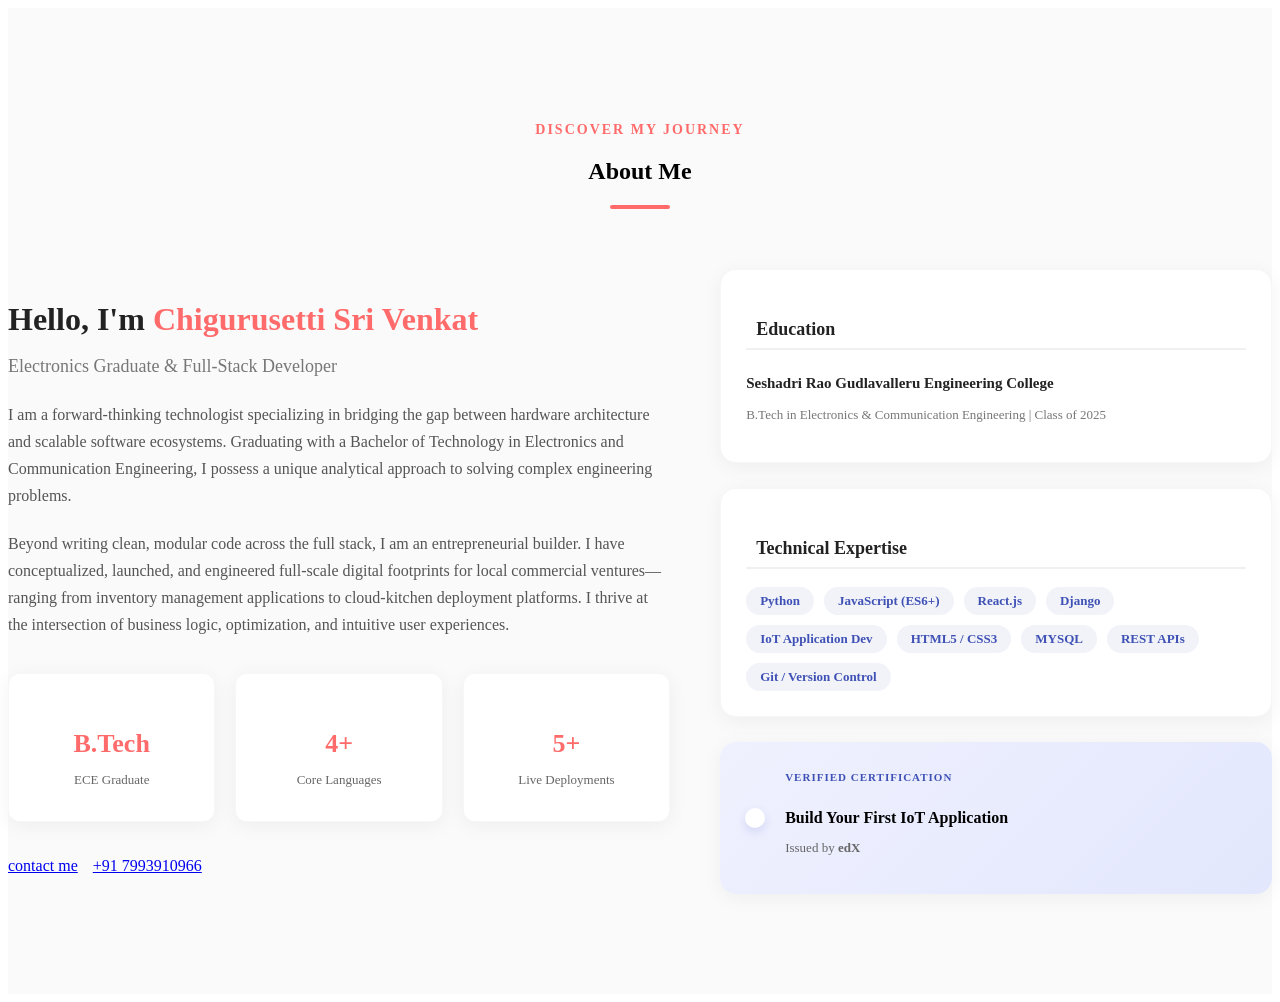
<file: author.html>
<!DOCTYPE html>
<html lang="en">
<head>
    <meta charset="UTF-8">
    <meta name="viewport" content="width=device-width, initial-scale=1.0">
    <title>About Me</title>
    <style>
        /* =========================
   PREMIUM ABOUT ME STYLES
========================= */

.about-portfolio {
  padding: 100px 0;
  background: var(--background, #fafafa);
  transition: background 0.3s ease;
}

/* Dark mode compatibility */
body.dark-mode .about-portfolio {
  background: #121214;
}

.section-title-wrapper {
  text-align: center;
  margin-bottom: 60px;
}

.section-subtitle {
  color: var(--accent-color, #ff6b6b);
  text-transform: uppercase;
  font-size: 14px;
  font-weight: 700;
  letter-spacing: 2px;
  margin-bottom: 8px;
}

.title-underline {
  width: 60px;
  height: 4px;
  background: var(--accent-color, #ff6b6b);
  margin: 12px auto 0;
  border-radius: 2px;
}

.about-content-grid {
  display: grid;
  grid-template-columns: 1.2fr 1fr;
  gap: 50px;
  align-items: start;
}

/* Left Column Styling */
.about-greeting {
  font-size: 32px;
  font-weight: 700;
  margin-bottom: 6px;
  color: var(--text-main, #222);
}

body.dark-mode .about-greeting { color: #fff; }

.highlight-text {
  color: var(--accent-color, #ff6b6b);
}

.about-profession {
  font-size: 18px;
  font-weight: 500;
  color: #777;
  margin-bottom: 24px;
}

.about-description {
  font-size: 16px;
  line-height: 1.7;
  color: #555;
  margin-bottom: 20px;
}

body.dark-mode .about-description { color: #bbb; }

/* Stats Grid Component */
.stats-grid {
  display: grid;
  grid-template-columns: repeat(3, 1fr);
  gap: 20px;
  margin: 35px 0;
}

.stat-card {
  background: #ffffff;
  padding: 20px;
  border-radius: 12px;
  text-align: center;
  box-shadow: 0 4px 20px rgba(0, 0, 0, 0.05);
  border: 1px solid rgba(0, 0, 0, 0.03);
  transition: transform 0.3s ease;
}

body.dark-mode .stat-card {
  background: #1e1e24;
  border-color: rgba(255, 255, 255, 0.05);
  box-shadow: 0 4px 20px rgba(0, 0, 0, 0.2);
}

.stat-card:hover {
  transform: translateY(-5px);
}

.stat-number {
  font-size: 26px;
  font-weight: 700;
  color: var(--accent-color, #ff6b6b);
  margin-bottom: 4px;
}

.stat-label {
  font-size: 13px;
  color: #666;
  font-weight: 500;
}

body.dark-mode .stat-label { color: #aaa; }

.about-actions {
  display: flex;
  gap: 15px;
}

/* Sidebar Right Block Styling */
.about-skills-sidebar {
  display: flex;
  flex-direction: column;
  gap: 25px;
}

.sidebar-block {
  background: #ffffff;
  padding: 25px;
  border-radius: 16px;
  box-shadow: 0 4px 20px rgba(0, 0, 0, 0.05);
  border: 1px solid rgba(0, 0, 0, 0.03);
}

body.dark-mode .sidebar-block {
  background: #1e1e24;
  border-color: rgba(255, 255, 255, 0.05);
}

.block-title {
  display: flex;
  align-items: center;
  gap: 10px;
  font-size: 18px;
  font-weight: 600;
  margin-bottom: 18px;
  padding-bottom: 8px;
  border-bottom: 2px solid #f0f0f0;
  color: var(--text-main, #222);
}

body.dark-mode .block-title {
  border-color: #2a2a35;
  color: #fff;
}

.block-title ion-icon {
  color: var(--accent-color, #ff6b6b);
  font-size: 22px;
}

.education-item h5 {
  font-size: 15px;
  font-weight: 600;
  margin-bottom: 4px;
  color: var(--text-main, #222);
}
body.dark-mode .education-item h5 { color: #fff; }

.edu-meta {
  font-size: 13px;
  color: #777;
  line-height: 1.5;
}

/* Elegant Pill Tags for Skills */
.skills-tag-wrapper {
  display: flex;
  flex-wrap: wrap;
  gap: 10px;
}

.skill-tag {
  background: #f1f3f9;
  color: #3f51b5;
  padding: 6px 14px;
  border-radius: 30px;
  font-size: 13px;
  font-weight: 600;
  transition: all 0.25s ease;
}

body.dark-mode .skill-tag {
  background: #2a2a35;
  color: #9fa8da;
}

.skill-tag:hover {
  background: var(--accent-color, #ff6b6b);
  color: #fff;
}

/* Premium Certification Banner Layout */
.certification-card {
  display: flex;
  gap: 20px;
  align-items: center;
  background: linear-gradient(135deg, #eff1fe 0%, #e3e7fd 100%);
  border: none;
}

body.dark-mode .certification-card {
  background: linear-gradient(135deg, #1b224b 0%, #151936 100%);
}

.cert-icon {
  font-size: 36px;
  color: #3f51b5;
  background: #fff;
  padding: 10px;
  border-radius: 12px;
  display: flex;
  box-shadow: 0 4px 10px rgba(63, 81, 181, 0.15);
}

body.dark-mode .cert-icon {
  background: #202651;
  color: #9fa8da;
}

.cert-badge {
  font-size: 11px;
  text-transform: uppercase;
  font-weight: 700;
  color: #3f51b5;
  letter-spacing: 1px;
  display: inline-block;
  margin-bottom: 4px;
}

body.dark-mode .cert-badge { color: #9fa8da; }

.certification-card h4 {
  font-size: 16px;
  font-weight: 600;
  margin-bottom: 2px;
}

.cert-issuer {
  font-size: 13px;
  color: #666;
}
body.dark-mode .cert-issuer { color: #aaa; }


/* Responsive Breakpoints */
@media (max-width: 992px) {
  .about-content-grid {
    grid-template-columns: 1fr;
    gap: 40px;
  }
}

@media (max-width: 576px) {
  .stats-grid {
    grid-template-columns: 1fr;
    gap: 15px;
  }
  .about-actions {
    flex-direction: column;
  }
}
    </style>
</head>
<body>
    <!-- ABOUT ME SECTION -->
<section class="about-portfolio" id="about-me">
  <div class="container">
    
    <!-- Section Header -->
    <div class="section-title-wrapper">
      <p class="section-subtitle">Discover My Journey</p>
      <h2 class="h2 section-title">About Me</h2>
      <div class="title-underline"></div>
    </div>

    <div class="about-content-grid">
      
      <!-- Left Column: Professional Bio & Core Stats -->
      <div class="about-main">
        <h3 class="about-greeting">Hello, I'm <span class="highlight-text">Chigurusetti Sri Venkat</span></h3>
        <p class="about-profession">Electronics Graduate &amp; Full-Stack Developer</p>
        
        <p class="about-description">
          I am a forward-thinking technologist specializing in bridging the gap between hardware architecture and scalable software ecosystems. Graduating with a Bachelor of Technology in Electronics and Communication Engineering, I possess a unique analytical approach to solving complex engineering problems.
        </p>
        
        <p class="about-description">
          Beyond writing clean, modular code across the full stack, I am an entrepreneurial builder. I have conceptualized, launched, and engineered full-scale digital footprints for local commercial ventures—ranging from inventory management applications to cloud-kitchen deployment platforms. I thrive at the intersection of business logic, optimization, and intuitive user experiences.
        </p>

        <!-- Dynamic Quick Stats Grid for Interviewers -->
        <div class="stats-grid">
          <div class="stat-card">
            <h4 class="stat-number">B.Tech</h4>
            <p class="stat-label">ECE Graduate</p>
          </div>
          <div class="stat-card">
            <h4 class="stat-number">4+</h4>
            <p class="stat-label">Core Languages</p>
          </div>
          <div class="stat-card">
            <h4 class="stat-number">5+</h4>
            <p class="stat-label">Live Deployments</p>
          </div>
        </div>

        <div class="about-actions">
          <a href="#contact" class="btn btn-primary">contact me</a>
          <a href="#" class="btn btn-secondary" id="download-cv">+91 7993910966</a>
        </div>
      </div>

      <!-- Right Column: Skills, Technical Toolkit & Achievements -->
      <div class="about-skills-sidebar">
        
        <!-- Academic Toolkit -->
        <div class="sidebar-block">
          <h4 class="block-title"><ion-icon name="school-outline"></ion-icon> Education</h4>
          <div class="education-item">
            <h5>Seshadri Rao Gudlavalleru Engineering College</h5>
            <p class="edu-meta">B.Tech in Electronics &amp; Communication Engineering | Class of 2025</p>
          </div>
        </div>

        <!-- Technical Skill Capabilities -->
        <div class="sidebar-block">
          <h4 class="block-title"><ion-icon name="code-working-outline"></ion-icon> Technical Expertise</h4>
          <div class="skills-tag-wrapper">
            <span class="skill-tag">Python</span>
            <span class="skill-tag">JavaScript (ES6+)</span>
            <span class="skill-tag">React.js</span>
            <span class="skill-tag">Django</span>
            <span class="skill-tag">IoT Application Dev</span>
            <span class="skill-tag">HTML5 / CSS3</span>
            <span class="skill-tag">MYSQL</span>
            <span class="skill-tag">REST APIs</span>
            <span class="skill-tag">Git / Version Control</span>
          </div>
        </div>

        <!-- Featured Certification Banner -->
        <div class="sidebar-block certification-card">
          <div class="cert-icon">
            <ion-icon name="ribbon-outline"></ion-icon>
          </div>
          <div class="cert-details">
            <span class="cert-badge">Verified Certification</span>
            <h4>Build Your First IoT Application</h4>
            <p class="cert-issuer">Issued by <strong>edX</strong></p>
          </div>
        </div>

      </div>

    </div>
  </div>
</section>
</body>
</html>
</file>
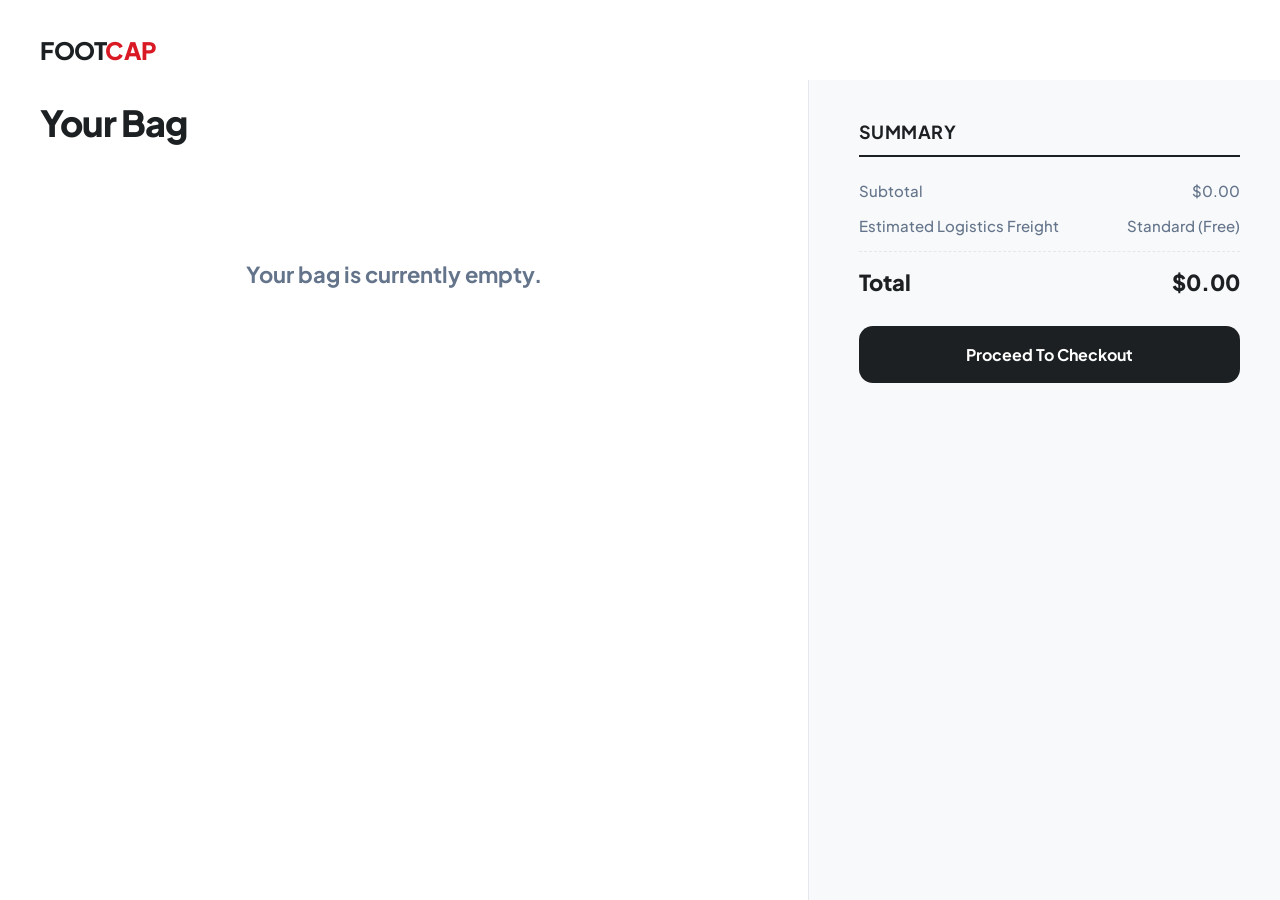
<file: cart.html>
<!DOCTYPE html>
<html lang="en">
<head>
  <meta charset="UTF-8">
  <meta name="viewport" content="width=device-width, initial-scale=1.0">
  <title>Your Bag - Footcap</title>
  <link rel="preconnect" href="https://fonts.googleapis.com">
  <link rel="preconnect" href="https://fonts.gstatic.com" crossorigin>
  <link href="https://fonts.googleapis.com/css2?family=Plus+Jakarta+Sans:wght@400;500;600;700;800&display=swap" rel="stylesheet">

  <style>
    /* ==========================================================================
       RESET & THEME CORE VARIABLES
       ========================================================================== */
    * {
      margin: 0;
      padding: 0;
      box-sizing: border-box;
      font-family: 'Plus Jakarta Sans', sans-serif;
    }

    :root {
      --bg-main: #ffffff;
      --bg-surface: #f8f9fa;
      --border-color: #e4e7eb;
      --text-main: #1d2022;
      --text-muted: #64748b;
      --accent-red: #d91a24;
      --focus-glow: rgba(217, 26, 36, 0.12);
    }

    body {
      background-color: var(--bg-main);
      color: var(--text-main);
      min-height: 100vh;
      display: flex;
      flex-direction: column;
    }

    /* ==========================================================================
       TOP APP HEADER FRAME
       ========================================================================== */
    header {
      max-width: 1400px;
      width: 100%;
      margin: 0 auto;
      padding: 35px 40px 15px 40px;
    }

    .brand-title {
      font-size: 24px;
      font-weight: 800;
      letter-spacing: -0.5px;
      text-transform: uppercase;
    }

    .brand-title span {
      color: var(--accent-red);
    }

    /* ==========================================================================
       ASYMMETRIC MAIN GRID FRAMEWORK
       ========================================================================== */
    .cart-container {
      display: flex;
      flex: 1;
      max-width: 1400px;
      width: 100%;
      margin: 0 auto;
      gap: 20px;
    }

    /* Left Column: Flow Items List */
    .items-column {
      flex: 1.3;
      padding: 20px 40px 60px 40px;
    }

    /* Right Column: Sticky Pricing Panel Layout */
    .summary-column {
      flex: 0.7;
      background-color: var(--bg-surface);
      border-left: 1px solid var(--border-color);
      padding: 40px 40px 60px 50px;
    }

    .page-title {
      font-size: 36px;
      font-weight: 800;
      letter-spacing: -1px;
      margin-bottom: 35px;
    }

    /* ==========================================================================
       PREMIUM PRODUCT CONTAINER CARDS
       ========================================================================== */
    .cart-item {
      display: flex;
      align-items: center;
      padding: 25px 0;
      border-bottom: 1px solid var(--border-color);
      gap: 24px;
      transition: all 0.2s ease;
    }

    .cart-img {
      width: 110px;
      height: 110px;
      object-fit: contain;
      background-color: var(--bg-surface);
      border-radius: 14px;
      padding: 12px;
      border: 1px solid var(--border-color);
    }

    .cart-details {
      flex: 1;
      display: grid;
      grid-template-columns: 2fr 1fr 1fr;
      align-items: center;
      gap: 16px;
    }

    .item-meta h2 {
      font-size: 17px;
      font-weight: 700;
      color: var(--text-main);
      margin-bottom: 4px;
      letter-spacing: -0.3px;
    }

    .item-unit-price {
      font-size: 14px;
      color: var(--text-muted);
      font-weight: 500;
    }

    /* Interactive Smooth Increment Box Matrix */
    .qty-control-wrapper {
      display: inline-flex;
      align-items: center;
      background-color: var(--bg-surface);
      border: 1px solid var(--border-color);
      border-radius: 10px;
      padding: 4px;
      width: fit-content;
    }

    .qty-control-wrapper button {
      width: 32px;
      height: 32px;
      border: none;
      background: none;
      font-size: 16px;
      font-weight: 600;
      color: var(--text-main);
      cursor: pointer;
      border-radius: 6px;
      transition: all 0.2s;
    }

    .qty-control-wrapper button:hover {
      background-color: var(--bg-main);
      color: var(--accent-red);
    }

    .qty-control-wrapper span {
      font-size: 14px;
      font-weight: 700;
      min-width: 32px;
      text-align: center;
    }

    .item-subtotal-price {
      font-size: 16px;
      font-weight: 700;
      text-align: right;
      color: var(--text-main);
    }

    /* Elegant Textual Action Triggers */
    .remove-action-btn {
      background: none;
      border: none;
      color: var(--text-muted);
      font-size: 13px;
      font-weight: 600;
      cursor: pointer;
      padding: 8px;
      transition: color 0.2s;
      text-transform: uppercase;
      letter-spacing: 0.5px;
    }

    .remove-action-btn:hover {
      color: var(--accent-red);
    }

    /* ==========================================================================
       SIDE PANEL TRANSACTION BAR STRUCTURE
       ========================================================================== */
    .summary-sticky {
      position: sticky;
      top: 40px;
    }

    .summary-heading {
      font-size: 18px;
      font-weight: 700;
      margin-bottom: 24px;
      padding-bottom: 12px;
      border-bottom: 2px solid var(--text-main);
      text-transform: uppercase;
      letter-spacing: 0.5px;
    }

    .pricing-ledger-group {
      display: flex;
      flex-direction: column;
      gap: 16px;
      margin-bottom: 30px;
    }

    .ledger-row-entry {
      display: flex;
      justify-content: space-between;
      font-size: 15px;
      color: var(--text-muted);
      font-weight: 500;
    }

    .ledger-row-entry.grand-total {
      font-size: 22px;
      font-weight: 800;
      color: var(--text-main);
      padding-top: 16px;
      border-top: 1px dashed var(--border-color);
    }

    /* Primary CTA Execution System */
    .checkout-execution-btn {
      width: 100%;
      padding: 18px;
      border: none;
      border-radius: 14px;
      background-color: var(--text-main);
      color: var(--bg-main);
      font-size: 16px;
      font-weight: 700;
      cursor: pointer;
      transition: all 0.25s cubic-bezier(0.4, 0, 0.2, 1);
    }

    .checkout-execution-btn:hover {
      background-color: var(--accent-red);
      transform: translateY(-2px);
      box-shadow: 0 12px 24px var(--focus-glow);
    }

    /* Zero State Clean Layout */
    .empty-cart-state {
      padding: 80px 0;
      text-align: center;
    }

    .empty-cart-state h2 {
      font-size: 22px;
      font-weight: 700;
      color: var(--text-muted);
    }

    /* ==========================================================================
       FLUID RESPONSIVE DESIGN MATRIX
       ========================================================================== */
    @media (max-width: 992px) {
      .cart-container {
        flex-direction: column;
      }
      .items-column, .summary-column {
        padding: 30px 24px;
        flex: none;
      }
      .cart-details {
        grid-template-columns: 1fr;
        gap: 12px;
      }
      .item-subtotal-price {
        text-align: left;
      }
    }

    @media (max-width: 480px) {
      .cart-item {
        flex-direction: column;
        align-items: flex-start;
      }
      .cart-img {
        width: 100%;
        max-width: 160px;
        height: auto;
      }
    }
  </style>
</head>
<body>

  <header>
    <div class="brand-title">FOOT<span>CAP</span></div>
  </header>

  <main class="cart-container">
    
    <section class="items-column">
      <h1 class="page-title">Your Bag</h1>
      <div id="cart-items"></div>
    </section>

    <aside class="summary-column">
      <div class="summary-sticky">
        <h2 class="summary-heading">Summary</h2>
        
        <div class="pricing-ledger-group">
          <div class="ledger-row-entry">
            <span>Subtotal</span>
            <span>$<span id="summary-subtotal">0.00</span></span>
          </div>
          <div class="ledger-row-entry">
            <span>Estimated Logistics Freight</span>
            <span>Standard (Free)</span>
          </div>
          <div class="ledger-row-entry grand-total">
            <span>Total</span>
            <span>$<span id="cart-total">0.00</span></span>
          </div>
        </div>

        <button id="checkout-btn" class="checkout-execution-btn">Proceed To Checkout</button>
      </div>
    </aside>

  </main>

  <script src="./cart.js"></script>
</body>
</html>
</file>
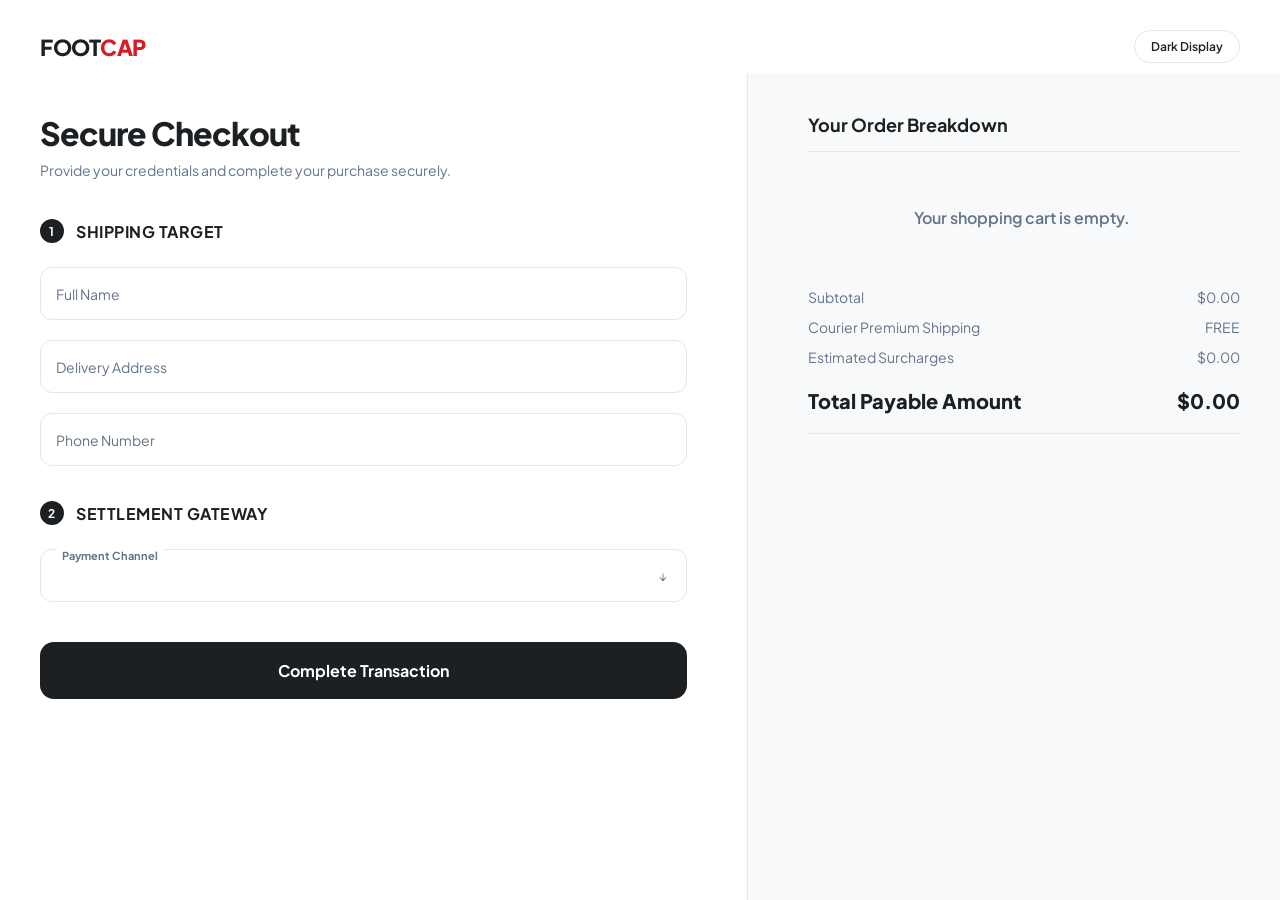
<file: checkout.html>
<!DOCTYPE html>
<html lang="en">
<head>
<meta charset="UTF-8">
<meta name="viewport" content="width=device-width, initial-scale=1.0">
<title>Secure Checkout - Footcap</title>
<link rel="preconnect" href="https://fonts.googleapis.com">
<link rel="preconnect" href="https://fonts.gstatic.com" crossorigin>
<link href="https://fonts.googleapis.com/css2?family=Plus+Jakarta+Sans:wght@400;500;600;700;800&display=swap" rel="stylesheet">

<style>
/* ==========================================================================
   RESET & SYSTEM VARIABLES
   ========================================================================== */
* {
  margin: 0;
  padding: 0;
  box-sizing: border-box;
  font-family: 'Plus Jakarta Sans', sans-serif;
}

:root {
  --bg-primary: #ffffff;
  --bg-secondary: #f8f9fa;
  --border-color: #e4e7eb;
  --text-main: #1d2022;
  --text-muted: #64748b;
  --accent-red: #d91a24;
  --focus-glow: rgba(217, 26, 36, 0.15);
  --input-bg: #ffffff;
  --panel-shadow: 0 20px 40px rgba(0, 0, 0, 0.04);
}

.dark-mode {
  --bg-primary: #121416;
  --bg-secondary: #1a1d20;
  --border-color: #2d3135;
  --text-main: #f1f3f5;
  --text-muted: #94a3b8;
  --accent-red: #ff333d;
  --focus-glow: rgba(255, 51, 61, 0.2);
  --input-bg: #1e2225;
  --panel-shadow: 0 20px 40px rgba(0, 0, 0, 0.4);
}

body {
  background-color: var(--bg-primary);
  color: var(--text-main);
  min-height: 100vh;
  transition: background-color 0.4s ease, color 0.4s ease;
  display: flex;
  flex-direction: column;
}

/* ==========================================================================
   HEADER / UTILITIES
   ========================================================================== */
header {
  max-width: 1400px;
  width: 100%;
  margin: 0 auto;
  padding: 30px 40px 10px 40px;
  display: flex;
  justify-content: space-between;
  align-items: center;
}

.brand-title {
  font-size: 22px;
  font-weight: 800;
  letter-spacing: -0.5px;
  text-transform: uppercase;
  display: flex;
  flex-direction: row;
  align-items: center;
  white-space: nowrap;
}

.brand-title span {
  color: var(--accent-red);
}

.theme-toggle {
  background: none;
  border: 1px solid var(--border-color);
  padding: 8px 16px;
  border-radius: 20px;
  cursor: pointer;
  color: var(--text-main);
  font-size: 12px;
  font-weight: 600;
  transition: 0.2s;
}

.theme-toggle:hover {
  background-color: var(--bg-secondary);
}

/* ==========================================================================
   PREMIUM DUAL COLUMN SPLIT SCREEN
   ========================================================================== */
.checkout-wrapper {
  display: flex;
  flex: 1;
  max-width: 1400px;
  width: 100%;
  margin: 0 auto;
}

/* Left Column: Form Section */
.form-column {
  flex: 1.2;
  padding: 40px 60px 60px 40px;
}

/* Right Column: Dynamic Bag Sticky Sidebar */
.summary-column {
  flex: 0.8;
  background-color: var(--bg-secondary);
  border-left: 1px solid var(--border-color);
  padding: 40px 40px 60px 60px;
  transition: background-color 0.4s ease, border-color 0.4s ease;
}

/* ==========================================================================
   TYPOGRAPHY & STEP LEADERS
   ========================================================================== */
.section-headline {
  font-size: 32px;
  font-weight: 800;
  letter-spacing: -1px;
  margin-bottom: 8px;
}

.section-sub {
  font-size: 14px;
  color: var(--text-muted);
  margin-bottom: 40px;
}

.step-header {
  display: flex;
  align-items: center;
  gap: 12px;
  font-size: 16px;
  font-weight: 700;
  margin-bottom: 24px;
  text-transform: uppercase;
  letter-spacing: 0.5px;
}

.step-num {
  background-color: var(--text-main);
  color: var(--bg-primary);
  width: 24px;
  height: 24px;
  border-radius: 50%;
  display: inline-flex;
  justify-content: center;
  align-items: center;
  font-size: 12px;
}

/* ==========================================================================
   FORM CONTROLS & INPUT GROUPS
   ========================================================================== */
.input-row {
  display: grid;
  grid-template-columns: 1fr;
  gap: 20px;
  margin-bottom: 35px;
}

.input-container {
  position: relative;
  width: 100%;
}

.input-container input,
.input-container select {
  width: 100%;
  padding: 16px;
  border-radius: 12px;
  border: 1px solid var(--border-color);
  background-color: var(--input-bg);
  color: var(--text-main);
  font-size: 15px;
  font-weight: 500;
  outline: none;
  transition: all 0.25s cubic-bezier(0.4, 0, 0.2, 1);
  appearance: none;
}

/* Floating Label Logic */
.input-container label {
  position: absolute;
  left: 16px;
  top: 50%;
  transform: translateY(-50%);
  color: var(--text-muted);
  font-size: 14px;
  pointer-events: none;
  transition: all 0.2s ease;
  background-color: transparent;
}

/* Shift labels up when active or filled */
.input-container input:focus ~ label,
.input-container input:not(:placeholder-shown) ~ label {
  top: 0;
  font-size: 11px;
  font-weight: 700;
  letter-spacing: 0.5px;
  text-transform: uppercase;
  color: var(--accent-red);
  padding: 0 6px;
  background-color: var(--bg-primary);
}

.input-container input:focus,
.input-container select:focus {
  border-color: var(--accent-red);
  box-shadow: 0 0 0 4px var(--focus-glow);
}

/* Dropdown arrow fix */
.select-wrapper::after {
  content: '↓';
  font-size: 12px;
  position: absolute;
  right: 20px;
  top: 50%;
  transform: translateY(-50%);
  color: var(--text-muted);
  pointer-events: none;
}

/* ==========================================================================
   ORDER SUMMARY DISPLAY ELEMENTS
   ========================================================================== */
.summary-sticky {
  position: sticky;
  top: 40px;
}

.summary-title {
  font-size: 18px;
  font-weight: 700;
  margin-bottom: 25px;
  padding-bottom: 15px;
  border-bottom: 1px solid var(--border-color);
}

/* Wrapper target container for real items injection loop */
#checkout-items-list {
  display: flex;
  flex-direction: column;
  max-height: 380px;
  overflow-y: auto;
  padding-right: 5px;
}

.item-preview {
  display: flex;
  gap: 16px;
  align-items: center;
  margin-bottom: 25px;
}

.item-image {
  width: 70px;
  height: 70px;
  background-color: var(--border-color);
  border-radius: 10px;
  display: flex;
  align-items: center;
  justify-content: center;
  font-size: 11px;
  font-weight: 700;
  color: var(--text-muted);
  object-fit: contain;
  padding: 5px;
}

.item-details {
  flex: 1;
}

.item-name {
  font-size: 15px;
  font-weight: 600;
  margin-bottom: 4px;
}

.item-meta {
  font-size: 13px;
  color: var(--text-muted);
}

.item-price {
  font-size: 15px;
  font-weight: 700;
}

/* Pricing Ledger matrix */
.pricing-ledger {
  margin-top: 30px;
  display: flex;
  flex-direction: column;
  gap: 12px;
  padding-bottom: 20px;
  border-bottom: 1px solid var(--border-color);
}

.ledger-row {
  display: flex;
  justify-content: space-between;
  font-size: 14px;
  color: var(--text-muted);
}

.ledger-row.total {
  font-size: 20px;
  font-weight: 800;
  color: var(--text-main);
  padding-top: 10px;
}

/* Empty Alert Notice Styling */
.empty-checkout-notice {
  padding: 30px 0;
  text-align: center;
  color: var(--text-muted);
  font-weight: 600;
}

/* ==========================================================================
   ACTION CTA ACTION SYSTEM
   ========================================================================== */
.action-container {
  margin-top: 40px;
}

.btn-submit {
  width: 100%;
  padding: 18px;
  border: none;
  border-radius: 14px;
  background: var(--text-main);
  color: var(--bg-primary);
  font-size: 16px;
  font-weight: 700;
  cursor: pointer;
  transition: all 0.25s ease;
}

.btn-submit:hover {
  background: var(--accent-red);
  transform: translateY(-2px);
  box-shadow: 0 10px 25px var(--focus-glow);
}

/* ==========================================================================
   RESPONSIVE DESIGN SYSTEM (BREAKS STACK ON MOBILE)
   ========================================================================== */
@media (max-width: 992px) {
  .checkout-wrapper {
    flex-direction: column-reverse;
  }
  
  .form-column, .summary-column {
    padding: 40px 24px;
    flex: none;
  }
  
  header {
    padding: 20px;
  }
}
</style>
</head>
<body>

<header>
  <div class="brand-title">FOOT<span>CAP</span></div>
  <button class="theme-toggle" onclick="toggleTheme()" id="themeBtn">Dark Display</button>
</header>

<main class="checkout-wrapper">
  
  <!-- LEFT PANEL: CUSTOMER LOGISTICS & BILLING INFO -->
  <section class="form-column">
    <h1 class="section-headline">Secure Checkout</h1>
    <p class="section-sub">Provide your credentials and complete your purchase securely.</p>
    
    <form id="checkout-form">
      
      <!-- STEP 1: LOGISTICS DETAILS -->
      <div class="step-header">
        <span class="step-num">1</span> Shipping Target
      </div>
      
      <div class="input-row">
        <div class="input-container">
          <input type="text" id="fullname" placeholder=" " required>
          <label for="fullname">Full Name</label>
        </div>
        
        <div class="input-container">
          <input type="text" id="address" placeholder=" " required>
          <label for="address">Delivery Address</label>
        </div>
        
        <div class="input-container">
          <input type="tel" id="phone" placeholder=" " required>
          <label for="phone">Phone Number</label>
        </div>
      </div>

      <!-- STEP 2: SETTLEMENT OPTIONS -->
      <div class="step-header">
        <span class="step-num">2</span> Settlement Gateway
      </div>
      
      <div class="input-row">
        <div class="input-container select-wrapper">
          <select id="payment" required>
            <option value="" disabled selected hidden></option>
            <option>Cash On Delivery</option>
            <option>UPI Payment</option>
            <option>Credit / Debit Card</option>
          </select>
          <label for="payment" style="top:0; font-size:11px; font-weight:700; background:var(--bg-primary); padding:0 6px; transform:none; color:var(--text-muted);">Payment Channel</label>
        </div>
      </div>

      <div class="action-container">
        <button type="submit" class="btn-submit">Complete Transaction</button>
      </div>

    </form>
  </section>

  <!-- RIGHT PANEL: DYNAMIC LIVE BASKET BREAKDOWN OVERVIEW -->
  <aside class="summary-column">
    <div class="summary-sticky">
      <h2 class="summary-title">Your Order Breakdown</h2>
      
      <!-- Target list box for dynamic cart parsing -->
      <div id="checkout-items-list">
        <!-- Javascript renders items here dynamically -->
      </div>

      <!-- Pricing Matrix Ledger Structure -->
      <div class="pricing-ledger">
        <div class="ledger-row">
          <span>Subtotal</span>
          <span>$<span id="subtotal-val">0.00</span></span>
        </div>
        <div class="ledger-row">
          <span>Courier Premium Shipping</span>
          <span>FREE</span>
        </div>
        <div class="ledger-row">
          <span>Estimated Surcharges</span>
          <span>$<span id="surcharge-val">0.00</span></span>
        </div>
        <div class="ledger-row total">
          <span>Total Payable Amount</span>
          <span>$<span id="total-val">0.00</span></span>
        </div>
      </div>
    </div>
  </aside>

</main>

<script src="./checkout.js"></script>
</body>
</html>
</file>
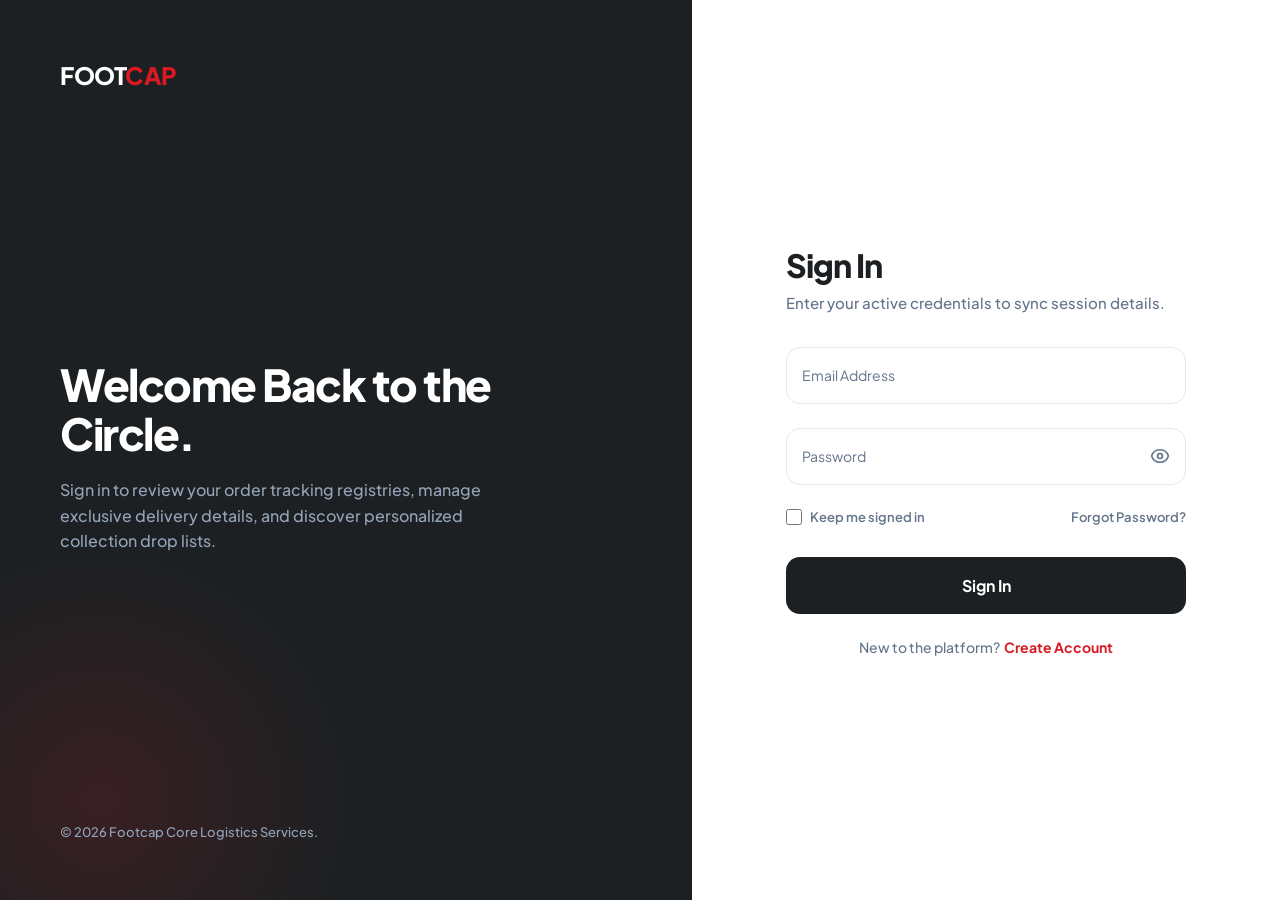
<file: login.html>
<!DOCTYPE html>
<html lang="en">
<head>
  <meta charset="UTF-8">
  <meta name="viewport" content="width=device-width, initial-scale=1.0">
  <title>Account Sign In - Footcap</title>
  <link rel="preconnect" href="https://fonts.googleapis.com">
  <link rel="preconnect" href="https://fonts.gstatic.com" crossorigin>
  <link href="https://fonts.googleapis.com/css2?family=Plus+Jakarta+Sans:wght@400;500;600;700;800&display=swap" rel="stylesheet">

  <style>
    /* ==========================================================================
       RESET & THEME FRAMEWORK VARIABLES
       ========================================================================== */
    * {
      margin: 0;
      padding: 0;
      box-sizing: border-box;
      font-family: 'Plus Jakarta Sans', sans-serif;
    }

    :root {
      --bg-dark: #1d2022;
      --bg-light: #ffffff;
      --bg-surface: #f8f9fa;
      --accent-red: #d91a24;
      --text-muted: #64748b;
      --text-muted-dark: #94a3b8;
      --border-color: #e4e7eb;
      --focus-glow: rgba(217, 26, 36, 0.12);
    }

    body {
      margin: 0;
      height: 100vh;
      background-color: var(--bg-dark);
      display: flex;
      overflow: hidden;
    }

    /* ==========================================================================
       DUAL-PANEL SPLIT SYSTEM
       ========================================================================== */
    .split-screen-container {
      display: flex;
      width: 100vw;
      height: 100vh;
    }

    /* Left Panel: Luxury Brand Narrative Hub */
    .brand-side {
      flex: 1.1;
      background-color: var(--bg-dark);
      padding: 60px;
      display: flex;
      flex-direction: column;
      justify-content: space-between;
      position: relative;
      overflow: hidden;
    }

    /* Decorative background ambient glow */
    .brand-side::before {
      content: '';
      position: absolute;
      bottom: -150px;
      left: -150px;
      width: 500px;
      height: 500px;
      background: radial-gradient(circle, rgba(217, 26, 36, 0.15) 0%, rgba(0,0,0,0) 70%);
      border-radius: 50%;
      pointer-events: none;
    }

    .brand-logo {
      font-size: 24px;
      font-weight: 800;
      letter-spacing: -0.5px;
      text-transform: uppercase;
      color: var(--bg-light);
      text-decoration: none;
      z-index: 2;
    }

    .brand-logo span {
      color: var(--accent-red);
    }

    .brand-center-text {
      max-width: 480px;
      z-index: 2;
      opacity: 0;
      transform: translateY(20px);
      animation: textReveal 0.8s cubic-bezier(0.16, 1, 0.3, 1) 0.2s forwards;
    }

    .brand-headline {
      color: var(--bg-light);
      font-size: 44px;
      font-weight: 800;
      line-height: 1.1;
      letter-spacing: -1.5px;
      margin-bottom: 20px;
    }

    .brand-sub {
      color: var(--text-muted-dark);
      font-size: 16px;
      line-height: 1.6;
      font-weight: 500;
    }

    .brand-footer {
      color: var(--text-muted-dark);
      font-size: 13px;
      font-weight: 500;
      z-index: 2;
    }

    /* Right Panel: Clean Custom Form Workspace */
    .form-side {
      flex: 0.9;
      background-color: var(--bg-light);
      padding: 60px;
      display: flex;
      flex-direction: column;
      justify-content: center;
      position: relative;
      overflow-y: auto;
    }

    .form-wrapper {
      max-width: 400px;
      width: 100%;
      margin: 0 auto;
      opacity: 0;
      transform: translateY(20px);
      animation: textReveal 0.8s cubic-bezier(0.16, 1, 0.3, 1) 0.4s forwards;
    }

    .form-header {
      margin-bottom: 35px;
    }

    .form-title {
      font-size: 32px;
      font-weight: 800;
      letter-spacing: -1px;
      color: var(--bg-dark);
      margin-bottom: 8px;
    }

    .form-subtitle {
      font-size: 15px;
      color: var(--text-muted);
      font-weight: 500;
    }

    /* ==========================================================================
       NATIVE FLOATING INPUT CONTROLS
       ========================================================================== */
    .form-group {
      position: relative;
      margin-bottom: 24px;
      width: 100%;
    }

    .form-group input {
      width: 100%;
      padding: 18px 16px;
      border-radius: 14px;
      border: 1px solid var(--border-color);
      background-color: var(--bg-light);
      color: var(--bg-dark);
      font-size: 15px;
      font-weight: 600;
      outline: none;
      transition: all 0.25s cubic-bezier(0.4, 0, 0.2, 1);
    }

    /* Floating Label Framework */
    .form-group label {
      position: absolute;
      left: 16px;
      top: 50%;
      transform: translateY(-50%);
      color: var(--text-muted);
      font-size: 14px;
      pointer-events: none;
      transition: all 0.2s cubic-bezier(0.4, 0, 0.2, 1);
      background-color: transparent;
    }

    /* Shift labels up when focused or input holds a value */
    .form-group input:focus ~ label,
    .form-group input:not(:placeholder-shown) ~ label {
      top: 0;
      font-size: 11px;
      font-weight: 700;
      letter-spacing: 0.5px;
      text-transform: uppercase;
      color: var(--accent-red);
      padding: 0 6px;
      background-color: var(--bg-light);
    }

    .form-group input:focus {
      border-color: var(--accent-red);
      box-shadow: 0 0 0 4px var(--focus-glow);
    }

    /* Password Utility Visibility Anchor */
    .password-toggle {
      position: absolute;
      right: 16px;
      top: 50%;
      transform: translateY(-50%);
      cursor: pointer;
      color: var(--text-muted);
      background: none;
      border: none;
      display: flex;
      align-items: center;
      justify-content: center;
    }

    .password-toggle svg {
      width: 20px;
      height: 20px;
    }

    /* Context Controls Options Line */
    .form-options {
      display: flex;
      justify-content: space-between;
      align-items: center;
      margin-bottom: 32px;
      font-size: 13px;
      font-weight: 600;
    }

    .remember-me {
      display: flex;
      align-items: center;
      gap: 8px;
      color: var(--text-muted);
      cursor: pointer;
    }

    .remember-me input {
      accent-color: var(--bg-dark);
      width: 16px;
      height: 16px;
    }

    .forgot-link {
      color: var(--text-muted);
      text-decoration: none;
      transition: color 0.2s ease;
    }

    .forgot-link:hover {
      color: var(--accent-red);
    }

    /* ==========================================================================
       SUBMIT TRIGGER ACTION
       ========================================================================== */
    .btn-login {
      width: 100%;
      padding: 18px;
      border: none;
      border-radius: 14px;
      background-color: var(--bg-dark);
      color: var(--bg-light);
      font-size: 16px;
      font-weight: 700;
      cursor: pointer;
      transition: all 0.25s ease;
      margin-bottom: 24px;
    }

    .btn-login:hover {
      background-color: var(--accent-red);
      transform: translateY(-2px);
      box-shadow: 0 12px 24px var(--focus-glow);
    }

    .btn-login:active {
      transform: translateY(0);
    }

    .footer-redirect {
      text-align: center;
      font-size: 14px;
      color: var(--text-muted);
      font-weight: 500;
    }

    .footer-redirect a {
      color: var(--accent-red);
      text-decoration: none;
      font-weight: 700;
      margin-left: 4px;
    }

    .footer-redirect a:hover {
      text-decoration: underline;
    }

    /* ==========================================================================
       ANIMATIONS KEYFRAMES
       ========================================================================== */
    @keyframes textReveal {
      0% {
        opacity: 0;
        transform: translateY(20px);
      }
      100% {
        opacity: 1;
        transform: translateY(0);
      }
    }

    /* ==========================================================================
       RESPONSIVE ADAPTABILITY RULES
       ========================================================================== */
    @media (max-width: 992px) {
      .brand-side {
        display: none;
      }
      .form-side {
        flex: 1;
        padding: 40px 24px;
      }
    }
  </style>
</head>
<body>

  <!-- MASTER SPLIT COVER LAYOUT WRAPPER -->
  <div class="split-screen-container">
    
    <!-- LEFT PANEL: PREMIUM LUXURY COVERSHEET -->
    <section class="brand-side">
      <a href="index.html" class="brand-logo">Foot<span>cap</span></a>
      
      <div class="brand-center-text">
        <h1 class="brand-headline">Welcome Back to the Circle.</h1>
        <p class="brand-sub">Sign in to review your order tracking registries, manage exclusive delivery details, and discover personalized collection drop lists.</p>
      </div>

      <div class="brand-footer">
        &copy; 2026 Footcap Core Logistics Services.
      </div>
    </section>

    <!-- RIGHT PANEL: NATIVE FORM FRAMEWORK -->
    <section class="form-side">
      <div class="form-wrapper">
        
        <header class="form-header">
          <h2 class="form-title">Sign In</h2>
          <p class="form-subtitle">Enter your active credentials to sync session details.</p>
        </header>

        <form id="native-login-form">
          
          <!-- INPUT: EMAIL CONTAINER -->
          <div class="form-group">
            <input type="email" id="email" placeholder=" " required autocomplete="email">
            <label for="email">Email Address</label>
          </div>

          <!-- INPUT: PASSWORD CONTAINER WITH INTERACTIVE EYE TOGGLE -->
          <div class="form-group">
            <input type="password" id="password" placeholder=" " required autocomplete="current-password">
            <label for="password">Password</label>
            <button type="button" class="password-toggle" id="passwordToggleBtn" aria-label="Toggle password visibility">
              <!-- Eye Icon SVG -->
              <svg id="eyeIcon" xmlns="http://www.w3.org/2000/svg" fill="none" viewBox="0 0 24 24" stroke-width="2" stroke="currentColor">
                <path stroke-linecap="round" stroke-linejoin="round" d="M2.036 12.322a1.012 1.012 0 010-.639C3.423 7.51 7.36 4.5 12 4.5c4.638 0 8.573 3.007 9.963 7.178.07.207.07.431 0 .639C20.577 16.49 16.64 19.5 12 19.5c-4.638 0-8.573-3.007-9.963-7.178z" />
                <path stroke-linecap="round" stroke-linejoin="round" d="M15 12a3 3 0 11-6 0 3 3 0 016 0z" />
              </svg>
            </button>
          </div>

          <!-- OPTION LAYER MATRIX -->
          <div class="form-options">
            <label class="remember-me" for="remember">
              <input type="checkbox" id="remember">
              <span>Keep me signed in</span>
            </label>
            <a href="#" class="forgot-link">Forgot Password?</a>
          </div>

          <!-- RE-ENTRY ACTION CTAS -->
          <button type="submit" class="btn-login">Sign In</button>

          <p class="footer-redirect">
            New to the platform?<a href="signup.html">Create Account</a>
          </p>

        </form>

      </div>
    </section>

  </div>

  <!-- COMPONENT LOGIC SCRIPT WORKER -->
  <script>
    // Native Visibility Mask/Unmask Handler
    const passwordInput = document.getElementById('password');
    const toggleBtn = document.getElementById('passwordToggleBtn');
    const eyeIcon = document.getElementById('eyeIcon');

    toggleBtn.addEventListener('click', () => {
      if (passwordInput.type === 'password') {
        passwordInput.type = 'text';
        // Swap to Eye Slash Icon
        eyeIcon.innerHTML = `
          <path stroke-linecap="round" stroke-linejoin="round" d="M3.98 8.223A10.477 10.477 0 001.934 12C3.226 16.338 7.244 19.5 12 19.5c.993 0 1.953-.138 2.863-.395M6.228 6.228A10.45 10.45 0 0112 4.5c4.756 0 8.773 3.162 10.065 7.498a10.523 10.523 0 01-4.293 5.774M6.228 6.228L3 3m3.228 3.228l3.65 3.65m7.894 7.894L21 21m-3.228-3.228l-3.65-3.65m0 0a3 3 0 10-4.243-4.243m4.242 4.242L9.88 9.88" />
        `;
      } else {
        passwordInput.type = 'password';
        // Swap back to Standard Eye Icon
        eyeIcon.innerHTML = `
          <path stroke-linecap="round" stroke-linejoin="round" d="M2.036 12.322a1.012 1.012 0 010-.639C3.423 7.51 7.36 4.5 12 4.5c4.638 0 8.573 3.007 9.963 7.178.07.207.07.431 0 .639C20.577 16.49 16.64 19.5 12 19.5c-4.638 0-8.573-3.007-9.963-7.178z" />
          <path stroke-linecap="round" stroke-linejoin="round" d="M15 12a3 3 0 11-6 0 3 3 0 016 0z" />
        `;
      }
    });

    // Handle Form Processing
    document.getElementById('native-login-form').addEventListener('submit', (e) => {
      e.preventDefault();
      
      const emailVal = document.getElementById('email').value.trim();
      
      // Save minimal active state
      localStorage.setItem("userLoggedIn", "true");
      localStorage.setItem("userEmail", emailVal);

      alert("Sign-in verified successfully!");
      window.location.href = "index.html";
    });
  </script>

</body>
</html>
</file>
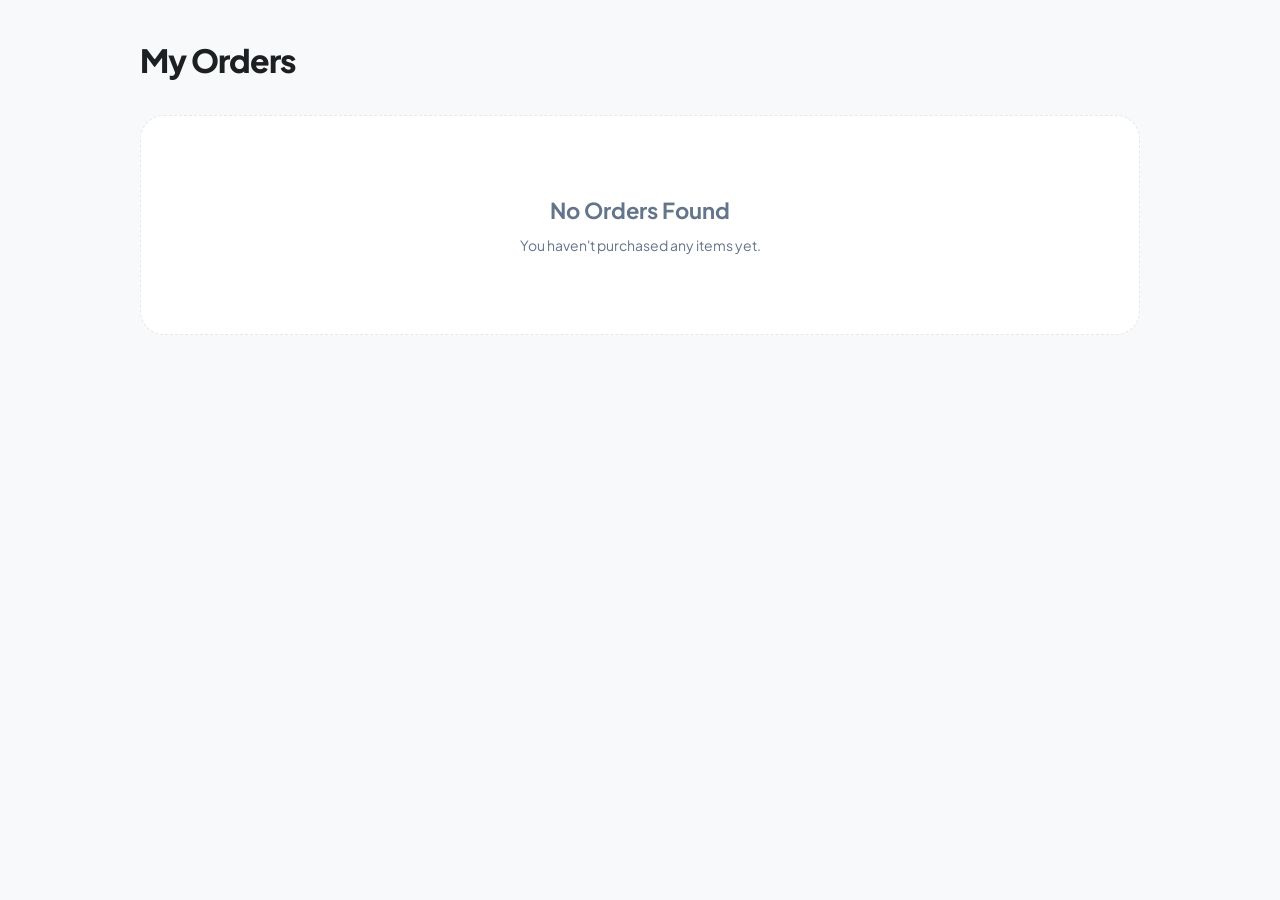
<file: orders.html>
<!DOCTYPE html>
<html lang="en">
<head>
  <meta charset="UTF-8">
  <meta name="viewport" content="width=device-width, initial-scale=1.0">
  <title>My Orders - Footcap</title>
  <link rel="preconnect" href="https://fonts.googleapis.com">
  <link rel="preconnect" href="https://fonts.gstatic.com" crossorigin>
  <link href="https://fonts.googleapis.com/css2?family=Plus+Jakarta+Sans:wght@400;500;600;700;800&display=swap" rel="stylesheet">

  <style>
    /* ==========================================================================
       RESET & SYSTEM CONFIGURATION
       ========================================================================== */
    * {
      margin: 0;
      padding: 0;
      box-sizing: border-box;
      font-family: 'Plus Jakarta Sans', sans-serif;
    }

    :root {
      --bg-main: #ffffff;
      --bg-surface: #f8f9fa;
      --border-color: #e4e7eb;
      --text-main: #1d2022;
      --text-muted: #64748b;
      --accent-red: #d91a24;
      --focus-glow: rgba(217, 26, 36, 0.08);
      --badge-green: #10b981;
    }

    body {
      background-color: var(--bg-surface);
      color: var(--text-main);
      min-height: 100vh;
      padding: 40px 20px;
    }

    /* ==========================================================================
       CONTAINER WRAPPER FRAME
       ========================================================================== */
    .orders-section {
      max-width: 1000px;
      width: 100%;
      margin: 0 auto;
    }

    .page-title {
      font-size: 32px;
      font-weight: 800;
      letter-spacing: -1px;
      margin-bottom: 35px;
      color: var(--text-main);
    }

    /* ==========================================================================
       PREMIUM DYNAMIC ORDER CARDS
       ========================================================================== */
    #orders-container {
      display: flex;
      flex-direction: column;
      gap: 25px;
    }

    .order-card {
      background-color: var(--bg-main);
      border: 1px solid var(--border-color);
      border-radius: 20px;
      padding: 30px;
      box-shadow: 0 10px 30px rgba(0, 0, 0, 0.02);
      transition: transform 0.2s ease, box-shadow 0.2s ease;
    }

    .order-card:hover {
      transform: translateY(-2px);
      box-shadow: 0 15px 35px rgba(0, 0, 0, 0.04);
    }

    /* Meta Metadata Grid Splitter Header */
    .order-header {
      display: flex;
      justify-content: space-between;
      align-items: flex-start;
      border-bottom: 1px solid var(--border-color);
      padding-bottom: 20px;
      margin-bottom: 20px;
      gap: 16px;
      flex-wrap: wrap;
    }

    .customer-name {
      font-size: 18px;
      font-weight: 700;
      color: var(--text-main);
      margin-bottom: 4px;
    }

    .order-date {
      font-size: 13px;
      color: var(--text-muted);
      font-weight: 500;
    }

    .meta-right {
      text-align: right;
      display: flex;
      flex-direction: column;
      align-items: flex-end;
      gap: 8px;
    }

    /* Status Pill Badges */
    .status-badge {
      font-size: 11px;
      text-transform: uppercase;
      font-weight: 700;
      letter-spacing: 0.5px;
      padding: 6px 12px;
      background-color: rgba(16, 185, 129, 0.1);
      color: var(--badge-green);
      border-radius: 20px;
      display: inline-block;
    }

    .payment-method {
      font-size: 13px;
      color: var(--text-muted);
      font-weight: 600;
    }

    /* Logistics Address Banner Box */
    .delivery-destination {
      background-color: var(--bg-surface);
      border-radius: 12px;
      padding: 14px 18px;
      font-size: 14px;
      color: var(--text-main);
      font-weight: 500;
      margin-bottom: 24px;
      display: flex;
      gap: 8px;
    }

    .delivery-destination strong {
      color: var(--text-muted);
      font-weight: 600;
      white-space: nowrap;
    }

    /* Product Sub-List Nesting */
    .product-list-wrapper {
      list-style: none;
      display: flex;
      flex-direction: column;
      gap: 14px;
    }

    .product-item {
      display: flex;
      justify-content: space-between;
      align-items: center;
      font-size: 15px;
      font-weight: 600;
      color: var(--text-main);
      padding: 4px 0;
    }

    .product-title {
      display: flex;
      align-items: center;
      gap: 10px;
    }

    /* Small decorative prefix dots mimicking clean checkboxes */
    .product-title::before {
      content: '';
      width: 6px;
      height: 6px;
      background-color: var(--accent-red);
      border-radius: 50%;
      display: inline-block;
    }

    .product-cost {
      font-weight: 700;
      color: var(--text-main);
    }

    /* Empty Zero State Fallback UI */
    .zero-orders-notice {
      text-align: center;
      padding: 80px 40px;
      background: var(--bg-main);
      border-radius: 24px;
      border: 1px dashed var(--border-color);
    }

    .zero-orders-notice h2 {
      font-size: 22px;
      font-weight: 700;
      color: var(--text-muted);
      margin-bottom: 12px;
    }

    /* ==========================================================================
       RESPONSIVE MATRIX RULES
       ========================================================================== */
    @media (max-width: 576px) {
      body {
        padding: 24px 16px;
      }
      .order-header {
        flex-direction: column;
        align-items: flex-start;
      }
      .meta-right {
        text-align: left;
        align-items: flex-start;
      }
      .order-card {
        padding: 20px;
      }
    }
  </style>
</head>
<body>

  <section class="orders-section">
    <h1 class="page-title">My Orders</h1>

    <div id="orders-container">
      </div>
  </section>

  <script src="./orders.js"></script>

</body>
</html>
</file>
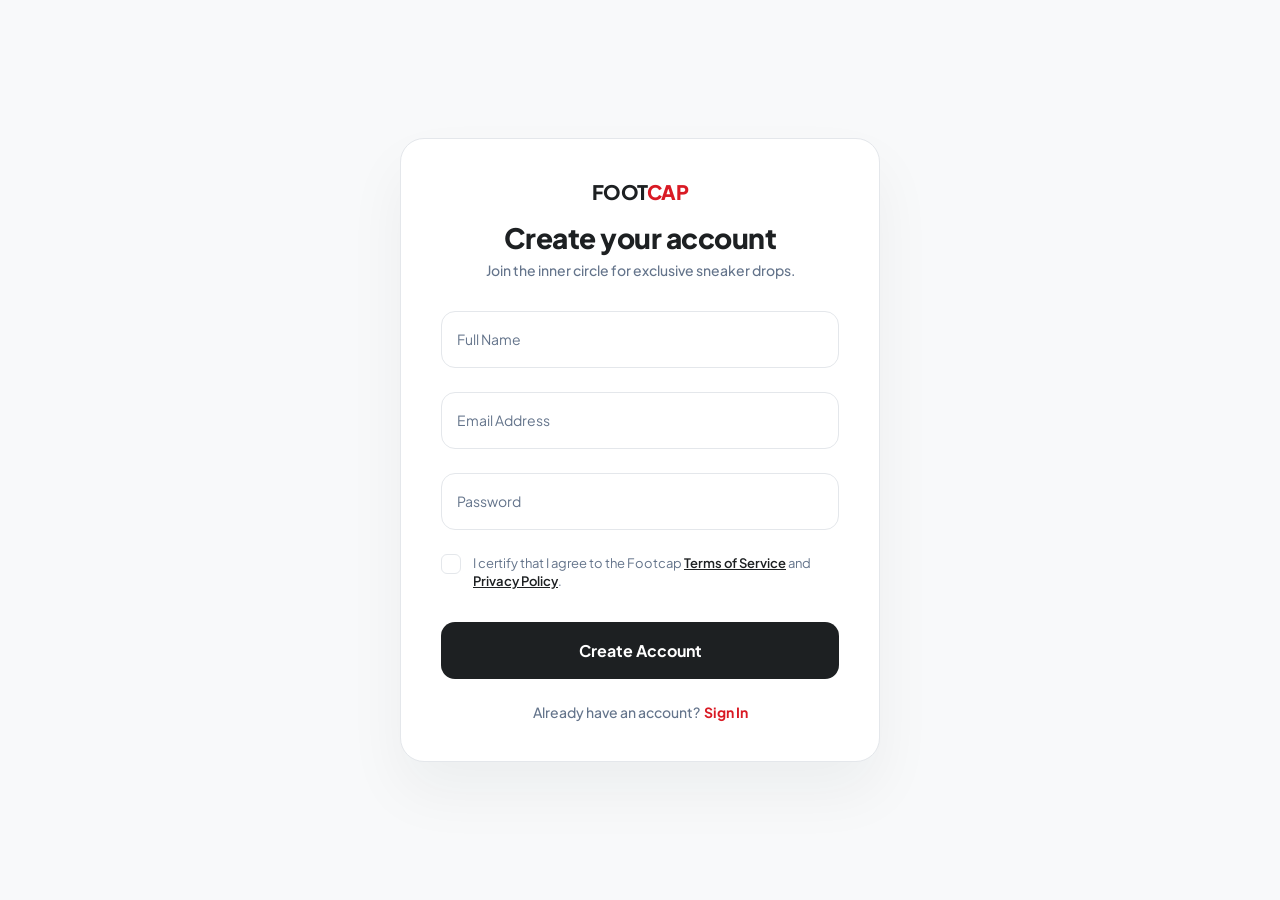
<file: signup.html>
<!DOCTYPE html>
<html lang="en">
<head>
  <meta charset="UTF-8">
  <meta name="viewport" content="width=device-width, initial-scale=1.0">
  <title>Join the Club - Footcap</title>
  <link rel="preconnect" href="https://fonts.googleapis.com">
  <link rel="preconnect" href="https://fonts.gstatic.com" crossorigin>
  <link href="https://fonts.googleapis.com/css2?family=Plus+Jakarta+Sans:wght@400;500;600;700;800&display=swap" rel="stylesheet">

  <style>
    /* ==========================================================================
       RESET & SYSTEM VARIABLES
       ========================================================================== */
    * {
      margin: 0;
      padding: 0;
      box-sizing: border-box;
      font-family: 'Plus Jakarta Sans', sans-serif;
    }

    :root {
      --bg-primary: #ffffff;
      --bg-secondary: #f8f9fa;
      --border-color: #e4e7eb;
      --text-main: #1d2022;
      --text-muted: #64748b;
      --accent-red: #d91a24;
      --focus-glow: rgba(217, 26, 36, 0.12);
      --input-bg: #ffffff;
      --card-shadow: 0 30px 60px rgba(29, 32, 34, 0.05);
    }

    body {
      background-color: var(--bg-secondary);
      color: var(--text-main);
      min-height: 100vh;
      display: flex;
      flex-direction: column;
      align-items: center;
      justify-content: center;
      padding: 24px;
      overflow-x: hidden;
    }

    /* ==========================================================================
       PREMIUM STRUCTURED SIGNUP PANEL
       ========================================================================== */
    .signup-container {
      max-width: 480px;
      width: 100%;
      background-color: var(--bg-primary);
      border: 1px solid var(--border-color);
      border-radius: 24px;
      padding: 40px;
      box-shadow: var(--card-shadow);
      
      /* Entry Animation */
      opacity: 0;
      transform: translateY(20px);
      animation: cardReveal 0.6s cubic-bezier(0.16, 1, 0.3, 1) forwards;
    }

    /* Brand Header Accents */
    .brand-header {
      text-align: center;
      margin-bottom: 32px;
    }

    .brand-logo {
      font-size: 20px;
      font-weight: 800;
      letter-spacing: -0.5px;
      text-transform: uppercase;
      margin-bottom: 16px;
      display: inline-block;
    }

    .brand-logo span {
      color: var(--accent-red);
    }

    .form-title {
      font-size: 28px;
      font-weight: 800;
      letter-spacing: -0.5px;
      color: var(--text-main);
      margin-bottom: 6px;
    }

    .form-subtitle {
      font-size: 14px;
      color: var(--text-muted);
      font-weight: 500;
    }

    /* ==========================================================================
       FORM ELEMENTS & INTERACTION LAYER
       ========================================================================== */
    .form-group {
      position: relative;
      margin-bottom: 24px;
      width: 100%;
    }

    .form-group input {
      width: 100%;
      padding: 18px 16px;
      border-radius: 14px;
      border: 1px solid var(--border-color);
      background-color: var(--input-bg);
      color: var(--text-main);
      font-size: 15px;
      font-weight: 500;
      outline: none;
      transition: all 0.25s cubic-bezier(0.4, 0, 0.2, 1);
    }

    /* Floating Label System */
    .form-group label {
      position: absolute;
      left: 16px;
      top: 50%;
      transform: translateY(-50%);
      color: var(--text-muted);
      font-size: 14px;
      pointer-events: none;
      transition: all 0.2s cubic-bezier(0.4, 0, 0.2, 1);
      background-color: transparent;
    }

    /* Label active transitions */
    .form-group input:focus ~ label,
    .form-group input:not(:placeholder-shown) ~ label {
      top: 0;
      font-size: 11px;
      font-weight: 700;
      letter-spacing: 0.5px;
      text-transform: uppercase;
      color: var(--accent-red);
      padding: 0 6px;
      background-color: var(--bg-primary);
    }

    /* Dynamic Border Polish */
    .form-group input:focus {
      border-color: var(--accent-red);
      box-shadow: 0 0 0 4px var(--focus-glow);
    }

    /* Terms checkbox architecture */
    .terms-wrapper {
      display: flex;
      align-items: flex-start;
      gap: 12px;
      margin-bottom: 32px;
      cursor: pointer;
    }

    .terms-wrapper input[type="checkbox"] {
      appearance: none;
      width: 20px;
      height: 20px;
      border: 1px solid var(--border-color);
      border-radius: 6px;
      outline: none;
      cursor: pointer;
      display: flex;
      align-items: center;
      justify-content: center;
      transition: all 0.2s ease;
      background-color: var(--input-bg);
      flex-shrink: 0;
      position: relative;
    }

    .terms-wrapper input[type="checkbox"]:checked {
      background-color: var(--text-main);
      border-color: var(--text-main);
    }

    .terms-wrapper input[type="checkbox"]:checked::after {
      content: '✓';
      color: var(--bg-primary);
      font-size: 12px;
      font-weight: 700;
    }

    .terms-text {
      font-size: 13px;
      color: var(--text-muted);
      line-height: 1.4;
      user-select: none;
    }

    .terms-text a {
      color: var(--text-main);
      text-decoration: underline;
      font-weight: 600;
    }

    /* ==========================================================================
       SUBMIT ACTION LAYER
       ========================================================================== */
    .btn-signup {
      width: 100%;
      padding: 18px;
      border: none;
      border-radius: 14px;
      background-color: var(--text-main);
      color: var(--bg-primary);
      font-size: 16px;
      font-weight: 700;
      cursor: pointer;
      transition: all 0.25s ease;
      margin-bottom: 24px;
    }

    .btn-signup:hover {
      background-color: var(--accent-red);
      transform: translateY(-2px);
      box-shadow: 0 12px 24px var(--focus-glow);
    }

    .btn-signup:active {
      transform: translateY(0);
    }

    .footer-redirect {
      text-align: center;
      font-size: 14px;
      color: var(--text-muted);
      font-weight: 500;
    }

    .footer-redirect a {
      color: var(--accent-red);
      text-decoration: none;
      font-weight: 700;
      margin-left: 4px;
      transition: text-decoration 0.2s ease;
    }

    .footer-redirect a:hover {
      text-decoration: underline;
    }

    /* ==========================================================================
       ANIMATIONS TIMELINES
       ========================================================================== */
    @keyframes cardReveal {
      0% {
        opacity: 0;
        transform: translateY(30px);
      }
      100% {
        opacity: 1;
        transform: translateY(0);
      }
    }

    /* ==========================================================================
       RESPONSIVE MATRIX
       ========================================================================== */
    @media (max-width: 576px) {
      body {
        padding: 16px;
        background-color: var(--bg-primary);
      }
      .signup-container {
        padding: 24px 8px;
        border: none;
        box-shadow: none;
      }
      .form-title {
        font-size: 24px;
      }
    }
  </style>
</head>
<body>

  <!-- ROOT PANEL ENGINE CONTAINER -->
  <main class="signup-container">
    
    <div class="brand-header">
      <div class="brand-logo">Foot<span>cap</span></div>
      <h1 class="form-title">Create your account</h1>
      <p class="form-subtitle">Join the inner circle for exclusive sneaker drops.</p>
    </div>

    <form id="signup-form">
      
      <!-- INPUT: FULL NAME -->
      <div class="form-group">
        <input type="text" id="username" placeholder=" " required autocomplete="name">
        <label for="username">Full Name</label>
      </div>

      <!-- INPUT: EMAIL ADDRESS -->
      <div class="form-group">
        <input type="email" id="email" placeholder=" " required autocomplete="email">
        <label for="email">Email Address</label>
      </div>

      <!-- INPUT: SECURE PASSWORD -->
      <div class="form-group">
        <input type="password" id="password" placeholder=" " required autocomplete="new-password">
        <label for="password">Password</label>
      </div>

      <!-- POLICY AGREEMENT ACTION ROW -->
      <label class="terms-wrapper" for="agree-terms">
        <input type="checkbox" id="agree-terms" required>
        <span class="terms-text">I certify that I agree to the Footcap <a href="#">Terms of Service</a> and <a href="#">Privacy Policy</a>.</span>
      </label>

      <!-- INTERACTIVE TRIGGER CTA -->
      <button type="submit" class="btn-signup">Create Account</button>

      <p class="footer-redirect">
        Already have an account?<a href="login.html">Sign In</a>
      </p>

    </form>
  </main>

  <script>
    document.getElementById("signup-form").addEventListener("submit", (e) => {
      e.preventDefault();

      const userData = {
        name: document.getElementById("username").value.trim(),
        email: document.getElementById("email").value.trim(),
        dateCreated: new Date().toISOString()
      };

      // Save user metrics locally for state tracking across views
      localStorage.setItem("activeUser", JSON.stringify(userData));

      // Visual success confirmation notice
      alert(`Welcome to Footcap, ${userData.name}! Account processed successfully.`);
      
      // Route the user back to the shopping grid index instantly
      window.location.href = "index.html";
    });
  </script>

</body>
</html>
</file>
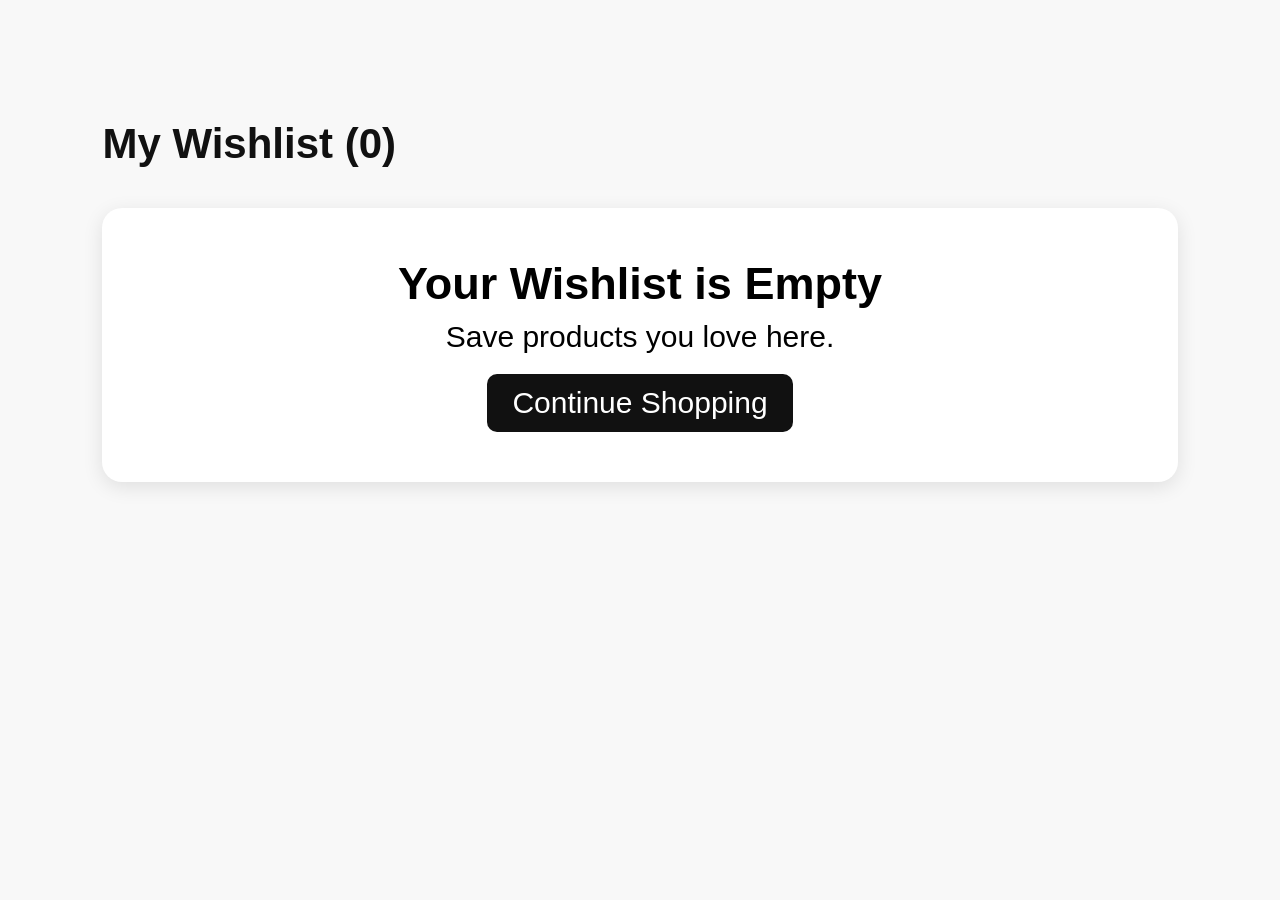
<file: wishlist.html>
<!DOCTYPE html>
<html lang="en">

<head>

  <meta charset="UTF-8">
  <meta name="viewport" content="width=device-width, initial-scale=1.0">

  <title>Wishlist</title>

  <link rel="stylesheet" href="style.css">

  <style>

    body {
      margin: 0;
      padding: 0;
      font-family: Arial, sans-serif;
      background: #f5f5f5;
    }

    .wishlist-section {
      padding: 120px 8%;
      min-height: 100vh;
      background: #f8f8f8;
    }

    .wishlist-title {
      font-size: 42px;
      font-weight: 700;
      margin-bottom: 40px;
      color: #111;
    }

    .wishlist-item {
      background: #fff;
      border-radius: 20px;
      padding: 20px;
      display: flex;
      align-items: center;
      justify-content: space-between;
      gap: 20px;
      margin-bottom: 25px;
      box-shadow: 0 10px 30px rgba(0,0,0,0.08);
      transition: 0.3s;
    }

    .wishlist-item:hover {
      transform: translateY(-5px);
    }

    .wishlist-img {
      width: 140px;
      height: 140px;
      object-fit: contain;
      background: #f3f3f3;
      border-radius: 15px;
      padding: 10px;
    }

    .wishlist-details {
      flex: 1;
      padding: 0 20px;
    }

    .wishlist-details h2 {
      font-size: 24px;
      margin-bottom: 10px;
      color: #111;
    }

    .wishlist-details p {
      font-size: 20px;
      font-weight: 600;
      color: #ff6b00;
    }

    .remove-btn {
      background: #111;
      color: #fff;
      border: none;
      padding: 14px 25px;
      border-radius: 12px;
      cursor: pointer;
      font-size: 16px;
      transition: 0.3s;
    }

    .remove-btn:hover {
      background: crimson;
    }

    .empty-wishlist {
      background: white;
      padding: 50px;
      text-align: center;
      border-radius: 20px;
      font-size: 30px;
      box-shadow: 0 5px 20px rgba(0,0,0,0.1);
    }

    @media(max-width: 900px) {

      .wishlist-item {
        flex-direction: column;
        text-align: center;
      }

      .wishlist-img {
        width: 100%;
        max-width: 250px;
        height: auto;
      }
    }

  </style>

</head>

<body>

  <section class="wishlist-section">

    <h1 class="wishlist-title">My Wishlist</h1>

    <div id="wishlist-items"></div>

  </section>

  <script src="./wishlist.js"></script>

</body>

</html>
</file>
<file: style.css>
:root {

  /**
   * colors
   */

  --maximum-blue-green_10: hsla(185, 75%, 45%, 0.1);
  --rich-black-fogra-29: hsl(217, 28%, 9%);
  --gray-x-11-gray: hsl(0, 0%, 74%);
  --oxford-blue_60: hsla(230, 41%, 14%, 0.6);
  --bittersweet: hsl(5, 100%, 69%);
  --smoky-black: rgb(7, 6, 1);
  --gainsboro: hsl(0, 0%, 88%);
  --black_90: hsla(0, 0%, 0%, 0.9);
  --cultured: hsl(200, 12%, 95%);
  --salmon: hsl(5, 100%, 73%);
  --white: hsl(0, 0%, 100%);
  --black: hsl(0, 0%, 0%);
  --onyx: hsl(0, 0%, 27%);

  /**
   * typography
   */
  
  --ff-roboto: 'Roboto', sans-serif;
  --ff-josefin-sans: 'Josefin Sans', sans-serif;

  --fs-1: 3rem;
  --fs-2: 2.6rem;
  --fs-3: 2.2rem;
  --fs-4: 2rem;
  --fs-5: 1.8rem;
  --fs-6: 1.6rem;
  --fs-7: 1.4rem;
  --fs-8: 1.2rem;

  --fw-300: 300;
  --fw-500: 500;
  --fw-600: 600;
  --fw-700: 700;

  /**
   * transition
   */

  --transition-1: 0.25s ease;
  --transition-2: 0.5s ease;
  --cubic-out: cubic-bezier(0.51, 0.03, 0.64, 0.28);
  --cubic-in: cubic-bezier(0.33, 0.85, 0.56, 1.02);

  /**
   * spacing
   */

  --section-padding: 60px;

}





/*-----------------------------------*\
 * #RESET
\*-----------------------------------*/

*,
*::before,
*::after {
  margin: 0;
  padding: 0;
  box-sizing: border-box;
}

li { list-style: none; }

a { text-decoration: none; }

a,
img,
span,
table,
tbody,
button,
ion-icon { display: block; }

button,
input {
  font: inherit;
  background: none;
  border: none;
}

input { width: 100%; }

button { cursor: pointer; }

address {
  font-style: normal;
  line-height: 1.8;
}

html {
  font-family: var(--ff-josefin-sans);
  font-size: 10px;
  scroll-behavior: smooth;
}

body {
  background: var(--white);
  font-size: 1.6rem;
  padding-block-start: 90px;
}

::-webkit-scrollbar { width: 10px; }

::-webkit-scrollbar-track { background: hsl(0, 0%, 95%); }

::-webkit-scrollbar-thumb { background: hsl(0, 0%, 80%); }

::-webkit-scrollbar-thumb:hover { background: hsl(0, 0%, 70%); }





/*-----------------------------------*\
 * #REUSED STYLE
\*-----------------------------------*/

.container { padding-inline: 15px; }

.section { padding-block: var(--section-padding); }

.h1,
.h2,
.h3,
.h4 { color: var(--rich-black-fogra-29); }

.h1 {
  font-size: var(--fs-1);
  font-weight: var(--fw-300);
  line-height: 1.5;
}

.h2 { font-size: var(--fs-2); }

.h3 { font-size: var(--fs-4); }

.h4 {
  font-size: var(--fs-5);
  text-transform: uppercase;
}

.btn {
  background: var(--background, var(--bittersweet));
  color: var(--color, var(--white));
  font-size: var(--fs-5);
  display: flex;
  align-items: center;
  gap: 5px;
  padding: 14px 25px;
  border: 1px solid var(--border-color, var(--bittersweet));
  border-radius: 5px;
}

.btn-primary:is(:hover, :focus) {
  --background: var(--salmon);
  --border-color: var(--salmon);
}

.btn-secondary {
  --background: transparent;
  --border-color: var(--black);
  --color: var(--black);
}

.btn-secondary:is(:hover, :focus) { --background: hsla(0, 0%, 0%, 0.1); }

.has-scrollbar {
  display: flex;
  gap: 25px;
  overflow-x: auto;
  padding-bottom: 20px;
  scroll-snap-type: inline mandatory;
}

.has-scrollbar > li {
  min-width: 100%;
  scroll-snap-align: start;
}

.has-scrollbar::-webkit-scrollbar { height: 10px; }

.has-scrollbar::-webkit-scrollbar-track {
  background: var(--white);
  border-radius: 20px;
  outline: 2px solid var(--bittersweet);
}

.has-scrollbar::-webkit-scrollbar-thumb {
  background: var(--bittersweet);
  border: 2px solid var(--white);
  border-radius: 20px;
}

.has-scrollbar::-webkit-scrollbar-button { width: calc(25% - 40px); }

.card-banner {
  background: var(--cultured);
  position: relative;
  height: 350px;
  overflow: hidden;
  border-radius: 12px;
}

.image-contain {
  width: 100%;
  height: 100%;
  object-fit: contain;
  object-position: center;
  transition: var(--transition-2);
}

.product-card:is(:hover, :focus) .image-contain { transform: scale(1.1); }

.card-badge {
  position: absolute;
  top: 20px;
  left: 20px;
  background: var(--bittersweet);
  color: var(--white);
  padding: 5px 15px;
  font-family: var(--ff-roboto);
  font-size: var(--fs-7);
  border-radius: 25px;
}

.card-action-list {
  position: absolute;
  top: 20px;
  right: -20px;
  opacity: 0;
  transition: var(--transition-1);
}

.product-card:is(:hover, :focus) .card-action-list {
  right: 20px;
  opacity: 1;
}

.card-action-item { position: relative; }

.card-action-item:not(:last-child) { margin-bottom: 10px; }
.card-action-item:nth-child(1) { transition-delay: 0.05s; }
.card-action-item:nth-child(2) { transition-delay: 0.1s; }
.card-action-item:nth-child(3) { transition-delay: 0.15s; }
.card-action-item:nth-child(4) { transition-delay: 0.2s; }

.card-action-btn {
  background: var(--white);
  color: var(--rich-black-fogra-29);
  font-size: 18px;
  padding: 10px;
  border-radius: 50%;
  transition: var(--transition-1);
}

.card-action-btn ion-icon { --ionicon-stroke-width: 30px; }

.card-action-btn:is(:hover, :focus) {
  background: var(--bittersweet);
  color: var(--white);
}

.card-action-tooltip {
  position: absolute;
  top: 50%;
  right: calc(100% + 5px);
  transform: translateY(-50%);
  width: max-content;
  background: var(--black_90);
  color: var(--white);
  font-family: var(--ff-roboto);
  font-size: var(--fs-7);
  padding: 4px 8px;
  border-radius: 4px;
  opacity: 0;
  pointer-events: none;
  transition: var(--transition-1);
}

.card-action-btn:is(:hover, :focus) + .card-action-tooltip { opacity: 1; }

.card-content {
  padding: 24px 15px 0;
  text-align: center;
}

.card-cat {
  font-family: var(--ff-roboto);
  color: var(--onyx);
  font-size: var(--fs-7);
  margin-bottom: 12px;
}

.card-cat-link {
  display: inline-block;
  color: inherit;
  transition: var(--transition-1);
}

.card-cat-link:is(:hover, :focus) { color: var(--bittersweet); }

.product-card .card-title { margin-bottom: 12px; }

.product-card .card-title > a {
  color: inherit;
  transition: var(--transition-1);
}

.product-card .card-title > a:is(:hover, :focus) { color: var(--bittersweet); }

.card-price {
  color: var(--bittersweet);
  font-family: var(--ff-roboto);
  font-weight: var(--fw-600);
}

.card-price del {
  color: var(--gray-x-11-gray);
  margin-left: 8px;
}

.btn-link {
  --background: none;
  --border-color: none;
  padding: 0;
  margin-inline: auto;
  max-width: max-content;
  font-family: var(--ff-roboto);
  font-size: var(--fs-6);
  font-weight: var(--fw-500);
  padding-bottom: 6px;
  border-bottom: 1px solid var(--white);
}

.btn-link:is(:hover, :focus) { border-color: transparent; }





/*-----------------------------------*\
 * #HEADER
\*-----------------------------------*/

.header {
  background: var(--white);
  position: fixed;
  top: 0;
  left: 0;
  width: 100%;
  transition: var(--transition-1);
  z-index: 4;
}

.header.active { box-shadow: 0 2px 10px hsla(0, 0%, 0%, 0.1); }

.header .container {
  display: flex;
  justify-content: space-between;
  align-items: center;
  padding-block: 20px;
}

.nav-open-btn {
  font-size: 30px;
  background: var(--bittersweet);
  color: var(--white);
  padding: 8px;
}

.nav-open-btn:is(:hover, :focus) { background: var(--salmon); }

.nav-open-btn ion-icon { --ionicon-stroke-width: 40px; }

.navbar {
  background: var(--white);
  position: fixed;
  top: 0;
  left: -280px;
  width: 100%;
  max-width: 270px;
  height: 100%;
  border-right: 3px solid var(--rich-black-fogra-29);
  font-family: var(--ff-roboto);
  overflow-y: auto;
  overscroll-behavior: contain;
  z-index: 2;
  visibility: hidden;
  transition: 0.25s var(--cubic-out);
}

.navbar.active {
  visibility: visible;
  transform: translateX(280px);
  transition: 0.5s var(--cubic-in);
}

.nav-close-btn {
  color: var(--rich-black-fogra-29);
  position: absolute;
  top: 0;
  right: 0;
  padding: 13px;
  font-size: 25px;
  transition: var(--transition-1);
}

.nav-close-btn ion-icon { --ionicon-stroke-width: 55px; }

.nav-close-btn:is(:hover, :focus) { color: var(--bittersweet); }

.navbar .logo {
  background: var(--maximum-blue-green_10);
  padding-block: 50px 40px;
}

.navbar .logo img { margin-inline: auto; }

.navbar-list,
.nav-action-list { margin: 30px; }

.navbar-list {
  padding: 20px;
  border-bottom: 1px solid var(--gainsboro);
}

.navbar-link {
  color: var(--rich-black-fogra-29);
  padding-block: 10px;
  transition: var(--transition-1);
}

.navbar-link:is(:hover, :focus) { color: var(--bittersweet); }

.navbar-item:not(:last-child) { border-bottom: 1px solid var(--gainsboro); }

.nav-action-list > li:first-child { display: none; }

.nav-action-btn {
  color: var(--rich-black-fogra-29);
  display: flex;
  align-items: center;
  gap: 10px;
  width: 100%;
  padding-block: 10px;
  transition: var(--transition-1);
}

.nav-action-btn:is(:hover, :focus) { color: var(--bittersweet); }

.nav-action-btn ion-icon {
  font-size: 22px;
  --ionicon-stroke-width: 25px;
}

.nav-action-text strong {
  font-weight: initial;
  color: var(--bittersweet);
}

.nav-action-badge {
  margin-left: auto;
  font-size: var(--fs-8);
  background: var(--bittersweet);
  color: var(--white);
  width: 18px;
  height: 18px;
  display: grid;
  place-items: center;
  border-radius: 50%;
}

.overlay {
  position: fixed;
  inset: 0;
  background: hsla(0, 0%, 0%, 0.6);
  z-index: 1;
  opacity: 0;
  pointer-events: none;
  transition: var(--transition-1);
}

.overlay.active {
  opacity: 1;
  pointer-events: all;
}





/*-----------------------------------*\
 * #HERO
\*-----------------------------------*/

.hero {
  background-repeat: no-repeat;
  background-size: cover;
  background-position: left;
  min-height: 400px;
  display: flex;
  justify-content: flex-start;
  align-items: center;
}

.hero-title { margin-bottom: 10px; }

.hero-title > strong { display: block; }

.hero-text {
  color: var(--onyx);
  font-family: var(--ff-roboto);
  font-size: var(--fs-8);
  line-height: 1.8;
  max-width: 46ch;
  margin-bottom: 25px;
}





/*-----------------------------------*\
 * #COLLECTION
\*-----------------------------------*/

.collection-card {
  background-repeat: no-repeat;
  background-size: cover;
  background-position: center;
  height: 350px;
  display: flex;
  flex-direction: column;
  justify-content: space-between;
  align-items: center;
  padding-block: 45px 25px;
  border-radius: 12px;
}




/*-----------------------------------*\
 * #PRODUCTS
\*-----------------------------------*/

.product .section-title {
  text-align: center;
  margin-bottom: 25px;
}

.filter-list {
  display: flex;
  flex-wrap: wrap;
  justify-content: center;
  align-items: center;
  gap: 10px;
  margin-bottom: 30px;
}

.filter-btn {
  color: var(--onyx);
  padding: 10px 16px;
  font-family: var(--ff-roboto);
  font-size: var(--fs-7);
  font-weight: var(--fw-500);
  border: 1px solid var(--gainsboro);
  border-radius: 30px;
}

.filter-btn.active {
  background: var(--bittersweet);
  color: var(--white);
  border-color: var(--bittersweet);
}

.product-list {
  display: grid;
  gap: 50px 25px;
}





/*-----------------------------------*\
 * #CTA
\*-----------------------------------*/

.cta-list {
  display: grid;
  gap: 40px;
}

.cta-card {
  background-repeat: no-repeat;
  background-size: cover;
  background-position: center;
  color: var(--white);
  text-align: center;
  padding: 50px 20px;
}

.cta-card .card-subtitle {
  font-size: var(--fs-5);
  margin-bottom: 15px;
}

.cta-card .card-title {
  color: inherit;
  line-height: 1.3;
  margin-bottom: 20px;
}





/*-----------------------------------*\
 * #SPECIAL
\*-----------------------------------*/

.special-banner {
  height: 500px;
  background-color: var(--smoky-black);
  background-repeat: no-repeat;
  background-size: contain;
  background-position: center;
  padding: 50px 20px;
  display: flex;
  flex-direction: column;
  justify-content: space-between;
  align-items: center;
  border-radius: 12px;
}

.special-banner .banner-title {
  color: var(--white);
  font-weight: var(--fw-600);
}

.special .section-title {
  margin-block: 40px;
  display: flex;
  align-items: center;
  gap: 20px;
}

.special .section-title .text {
  min-width: max-content;
}

.special .section-title .line {
  width: 100%;
  height: 1px;
  background: var(--gainsboro);
}




/*-----------------------------------*\
 * #SERVICE
\*-----------------------------------*/

.service-list {
  display: flex;
  flex-wrap: wrap;
  justify-content: center;
  gap: 30px;
  padding-inline: 30px;
}

.service-item { width: 220px; }

.service-card {
  display: flex;
  align-items: center;
  gap: 15px;
}

.service-card .card-icon {
  background: var(--bittersweet);
  min-width: 55px;
  height: 55px;
  border-radius: 50%;
  display: grid;
  place-items: center;
}

.service-card .card-icon img {
  filter: brightness(0) invert(1);
  width: 60%;
  height: auto;
}

.service-card .card-title {
  font-size: var(--fs-6);
  margin-bottom: 8px;
}

.service-card .card-text {
  color: var(--onyx);
  font-family: var(--ff-roboto);
  font-size: var(--fs-7);
}

.service-card .card-text span {
  display: inline-block;
  color: var(--bittersweet);
}





/*-----------------------------------*\
 * #INSTA POST
\*-----------------------------------*/

.insta-post-list { gap: 0; }

.insta-post-list .insta-post-item {
  position: relative;
  min-width: 33.33%;
  aspect-ratio: 1 / 1;
}

.insta-post-link {
  position: absolute;
  inset: 0;
  display: grid;
  place-items: center;
  background: var(--oxford-blue_60);
  opacity: 0;
  transition: var(--transition-1);
}

.insta-post-link ion-icon {
  color: var(--white);
  font-size: 40px;
}

.insta-post-link:is(:hover, :focus) { opacity: 1; }





/*-----------------------------------*\
 * #FOOTER
\*-----------------------------------*/

.footer { font-family: var(--ff-roboto); }

.footer-top { background: var(--cultured); }

.footer-brand {
  padding-bottom: 50px;
  border-bottom: 1px solid var(--gainsboro);
  margin-bottom: 50px;
}

.footer-brand .logo { margin-bottom: 15px; }

.social-list {
  display: flex;
  align-items: center;
  gap: 8px;
}

.social-link {
  background: var(--gainsboro);
  color: var(--onyx);
  font-size: 20px;
  padding: 10px;
  transition: var(--transition-1);
}

.social-link:is(:hover, :focus) {
  background: var(--bittersweet);
  color: var(--white);
}

.social-link:hover {
  transform: translateY(-5px);
}

.footer-list-title {
  position: relative;
  color: var(--rich-black-fogra-29);
  font-family: var(--ff-josefin-sans);
  font-size: var(--fs-3);
  font-weight: var(--fw-700);
  margin-bottom: 25px;
}

.footer-list-title::after {
  content: "";
  display: block;
  background: var(--bittersweet);
  width: 50px;
  height: 2px;
  margin-top: 10px;
}

.footer-link {
  color: var(--onyx);
  display: flex;
  align-items: center;
  gap: 10px;
  padding-block: 6px;
  transition: var(--transition-1);
}

a.footer-link:is(:hover, :focus) { color: var(--bittersweet); }

.footer-link-text { flex: 1; }

.footer-list:not(:last-child) { margin-bottom: 30px; }

.footer-list:first-child ion-icon {
  color: var(--bittersweet);
  font-size: 22px;
}

.table-row {
  display: grid;
  grid-template-columns: 1fr 1fr;
  text-align: left;
  padding-block: 6px;
}

.table-head {
  color: var(--rich-black-fogra-29);
  font-weight: var(--fw-500);
}

.table-data { color: var(--onyx); }

.newsletter-text {
  color: var(--onyx);
  line-height: 1.7;
  margin-bottom: 20px;
}

.newsletter-form { position: relative; }

.newsletter-input {
  background: var(--white);
  color: var(--onyx);
  padding: 15px 25px;
  padding-right: 120px;
}

.newsletter-form .btn-primary {
  position: absolute;
  top: 0;
  bottom: 0;
  right: 0;
  font-family: var(--ff-josefin-sans);
  font-size: var(--fs-6);
  font-weight: var(--fw-600);
  padding-inline: 20px;
}

.footer-bottom {
  background: var(--rich-black-fogra-29);
  padding-block: 20px;
}

.copyright {
  text-align: center;
  color: var(--white);
}

.copyright-link {
  display: inline-block;
  color: var(--bittersweet);
}





/*-----------------------------------*\
 * #GO TOP
\*-----------------------------------*/

.go-top-btn {
  position: fixed;
  bottom: 20px;
  right: 20px;
  background: var(--bittersweet);
  color: var(--white);
  font-size: 20px;
  padding: 10px;
  border: 4px solid var(--white);
  border-radius: 50%;
  opacity: 0;
  visibility: hidden;
  transition: var(--transition-1);
  z-index: 2;
}

.go-top-btn.active {
  opacity: 1;
  visibility: visible;
}

.go-top-btn:is(:hover, :focus) { background: var(--salmon); }





/*-----------------------------------*\
 * #MEDIA QUERIES
\*-----------------------------------*/

/**
 * responsive for larger than 575px screen
 */

@media (min-width: 575px) {

  /**
   * CUSTOM PROPERTY
   */

  :root {

    /**
     * typography
     */

    --fs-1: 4rem;

  }



  /**
   * REUSED STYLE
   */

  .container {
    max-width: 650px;
    width: 100%;
    margin-inline: auto;
  }

  .has-scrollbar > li { min-width: calc(50% - 12.5px); }



  /**
   * HERO
   */

  .hero-text { font-size: var(--fs-7); }



  /**
   * PRODUCTS
   */

  .product-list { grid-template-columns: 1fr 1fr; }



  /**
   * CTA
   */

  .cta-card { text-align: left; }

  .cta-card .card-title { max-width: 14ch; }

  .cta-card .btn-link { margin-inline: 0; }



  /**
   * INSTA POST
   */

  .insta-post-list .insta-post-item { min-width: 25%; }



  /**
   * FOOTER
   */

  .footer-brand .logo { margin-bottom: 0; }

  .footer-brand {
    display: flex;
    justify-content: space-between;
    align-items: center;
  }

  .footer-link-box {
    display: grid;
    grid-template-columns: 1fr 1fr;
    column-gap: 30px;
  }

}





/**
 * responsive for larger than 768px screen
 */

@media (min-width: 768px) {

  /**
   * CUSTOM PROPERTY
   */

  :root {

    /**
     * typography
     */

    --fs-2: 3rem;

  }



  /**
   * REUSED STYLE
   */

  .container { max-width: 720px; }

  .h4 { --fs-5: 2rem; }



  /**
   * SPECIAL
   */

  .special-banner .banner-title { --fs-4: 2.2rem; }

  .special-product .has-scrollbar > li { min-width: 100%; }

  .special .container {
    display: flex;
    gap: 25px;
  }

  .special .section-title { margin-block-start: 0; }

  .special-banner,
  .special-product { min-width: calc(50% - 12.5px); }

  .special-banner { height: auto; }



  /**
   * INSTA POST
   */

  .insta-post-list .insta-post-item { min-width: 20%; }



  /**
   * GO TOP
   */

  .go-top-btn {
    padding: 15px;
    border-width: 6px;
    bottom: 30px;
    right: 30px;
  }

}





/**
 * responsive for larger than 992px screen
 */

@media (min-width: 992px) {
  
  /**
   * CUSTOM PROPERTY
   */

  :root {

    /**
     * typography
     */

    --fs-3: 2.4rem;

  }



  /**
   * REUSED STYLE
   */

  .container { max-width: 970px; }

  .has-scrollbar > li { min-width: calc(33.33% - 16.66px); }



  /**
   * HEADER
   */

  .nav-open-btn,
  .nav-close-btn,
  .navbar .logo,
  .nav-action-text,
  .overlay { display: none; }

  .navbar,
  .navbar-list,
  .nav-action-list { all: unset; }

  .navbar-item:not(:last-child) { border: none; }

  .navbar-list,
  .nav-action-list { display: flex; }

  .nav-action-list { gap: 20px; }

  .navbar {
    display: flex;
    align-items: center;
    flex-grow: 1;
  }

  .navbar-list {
    margin-inline: auto;
    gap: 35px;
    margin-right: 40px;
  }

  .search-box {
    margin-left: 30px; /* <--- ADD THIS LINE */
  }

  .navbar-link {
    font-family: var(--ff-roboto);
    font-weight: var(--fw-500);
  }

  .nav-action-list > li:first-child { display: block; }

  .nav-action-btn { position: relative; }

  .nav-action-badge ion-icon { --ionicon-stroke-width: 30px; }

  .nav-action-badge {
    position: absolute;
    top: 5px;
    right: -12px;
  }



  /**
   * HERO
   */

  .hero { height: 480px; }



  /**
   * PRODUCTS
   */

  .product-list { grid-template-columns: repeat(3, 1fr); }



  /**
   * CTA
   */

  .cta-list {
    grid-template-columns: 1fr 1fr;
    gap: 25px;
  }

  .cta-card { padding-inline: 50px; }



  /**
   * SPECIAL
   */

  .special-banner { min-width: calc(33.33% - 25px); }

  .special-product { min-width: 66.66%; }

  .special-product .has-scrollbar > li { min-width: calc(50% - 12.5px); }



  /**
   * INSTA POST
   */

  .insta-post-list .insta-post-item { min-width: 16.666%; }

}


.toast{
  position: fixed;
  top: 30px;
  right: 30px;
  background: #111;
  color: #fff;
  padding: 16px 28px;
  border-radius: 12px;
  font-size: 16px;
  font-weight: 600;
  z-index: 9999;
  opacity: 0;
  visibility: hidden;
  transform: translateY(-20px);
  transition: 0.4s;
}

.toast.show{
  opacity: 1;
  visibility: visible;
  transform: translateY(0);
}

.quick-view{
  position: fixed;
  inset: 0;
  background: rgba(0,0,0,0.7);
  display: flex;
  align-items: center;
  justify-content: center;
  z-index: 9999;

  opacity: 0;
  visibility: hidden;
  transition: 0.4s;
}

.quick-view.active{
  opacity: 1;
  visibility: visible;
}

.quick-view-content{
  background: #fff;
  width: 90%;
  max-width: 450px;
  padding: 30px;
  border-radius: 20px;
  text-align: center;
  position: relative;
  animation: popup 0.4s ease;
}

@keyframes popup{
  from{
    transform: scale(0.7);
  }

  to{
    transform: scale(1);
  }
}

.quick-view-content img{
  width: 100%;
  max-height: 300px;
  object-fit: contain;
}

.quick-view-content h2{
  margin-top: 20px;
  font-size: 28px;
}

.quick-view-content p{
  font-size: 22px;
  color: #ff6b00;
  margin: 15px 0;
}

#quick-add-cart{
  border: none;
  background: #111;
  color: #fff;
  padding: 15px 30px;
  border-radius: 12px;
  font-size: 16px;
  cursor: pointer;
}

.close-quick-view{
  position: absolute;
  top: 15px;
  right: 20px;
  font-size: 35px;
  cursor: pointer;
}

.quick-view-modal{
  position:fixed;
  top:0;
  left:0;
  width:100%;
  height:100%;
  background:rgba(0,0,0,.8);
  display:none;
  justify-content:center;
  align-items:center;
  z-index:9999;
}

.quick-view-content{
  background:#fff;
  width:450px;
  max-width:90%;
  padding:30px;
  border-radius:20px;
  text-align:center;
  position:relative;
}

.quick-view-content img{
  width:250px;
  height:250px;
  object-fit:contain;
}

.quick-view-content h2{
  margin:20px 0 10px;
}

.quick-view-content p{
  font-size:24px;
  color:#ff6b00;
  font-weight:bold;
}

.close-modal{
  position:absolute;
  top:15px;
  right:20px;
  font-size:35px;
  cursor:pointer;
}


.search-box{
  display:flex;
  align-items:center;
  gap:10px;
}

#search-input{
  padding:10px 15px;
  border:1px solid #ddd;
  border-radius:25px;
  outline:none;
  width:220px;
}

.orders-section{
  padding:100px 8%;
}

.order-card{
  background:#fff;
  padding:25px;
  border-radius:20px;
  margin-bottom:25px;
  box-shadow:0 10px 25px rgba(0,0,0,.08);
}

.order-card h2{
  margin-bottom:10px;
}

.product-rating{
  display: flex;
  justify-content: center;
  align-items: center;
  gap: 5px; /* Puts a neat space between the last star and the number */
  margin-top: 8px;
}

.product-rating span{
  font-size: var(--fs-8);
  color: var(--onyx);
  display: inline-block; /* Keeps it on the same line */
}

.review-modal{
  position:fixed;
  inset:0;
  background:rgba(0,0,0,.7);
  display:none;
  justify-content:center;
  align-items:center;
  z-index:9999;
}

.review-content{
  width:500px;
  max-width:90%;
  background:white;
  padding:30px;
  border-radius:20px;
}

.review-content textarea{
  width:100%;
  height:120px;
  margin-top:15px;
  padding:10px;
}


/* =========================
   DARK MODE
========================= */

body.dark-mode {
  background: #121212;
  color: #ffffff;
}

/* Header */
body.dark-mode .header {
  background: #1e1e1e;
}

/* Navigation Links */
body.dark-mode .navbar-link,
body.dark-mode .nav-action-text {
  color: #ffffff;
}

/* Product Cards */
body.dark-mode .product-card {
  background: #1f1f1f;
}

body.dark-mode .card-title a,
body.dark-mode .card-cat-link,
body.dark-mode .card-price {
  color: #ffffff;
}

/* Section Titles */
body.dark-mode .section-title,
body.dark-mode .h2,
body.dark-mode .h3,
body.dark-mode .h4 {
  color: #ffffff;
}

/* Footer */
body.dark-mode .footer {
  background: #1a1a1a;
}

body.dark-mode .footer-list-title,
body.dark-mode .footer-link,
body.dark-mode .newsletter-text,
body.dark-mode .copyright {
  color: #ffffff;
}

/* Search Box */
body.dark-mode #search-input {
  background: #2a2a2a;
  color: #ffffff;
  border: 1px solid #444;
}

/* Collection Cards */
body.dark-mode .collection-card,
body.dark-mode .cta-card {
  color: #ffffff;
}

/* Review Modal */
body.dark-mode .review-content,
body.dark-mode .quick-view-content {
  background: #1f1f1f;
  color: #ffffff;
}

/* Tables */
body.dark-mode .footer-table,
body.dark-mode .table-data,
body.dark-mode .table-head {
  color: #ffffff;
}

/* Buttons */
body.dark-mode .btn {
  color: #ffffff;
}


  .brand-title {
      font-size: 24px;
      font-weight: 800;
      letter-spacing: -0.5px;
      text-transform: uppercase;

      display: flex;
      flex-direction: row;
      align-items: center;
      white-space: nowrap;
      color: #111;
      margin-right: 20px;

      position: relative;
      left: -50px;
    }

    .brand-title span {
      color: #d91a24;
      display: inline-block;
    }


  .review-btn{
      font-family: 'Roboto', sans-serif;
      font-size: 13px;
      color: #0c0c0e;
      text-decoration: none;
      border-bottom: 1px solid #0c0c0e;
      transition:0.25s cubic-bezier(0.25, 1, 0.5, 1);
    }

     .review-btn:hover {
      color:  #d91a24;
      border-color:  #d91a24;
    }
</file>
